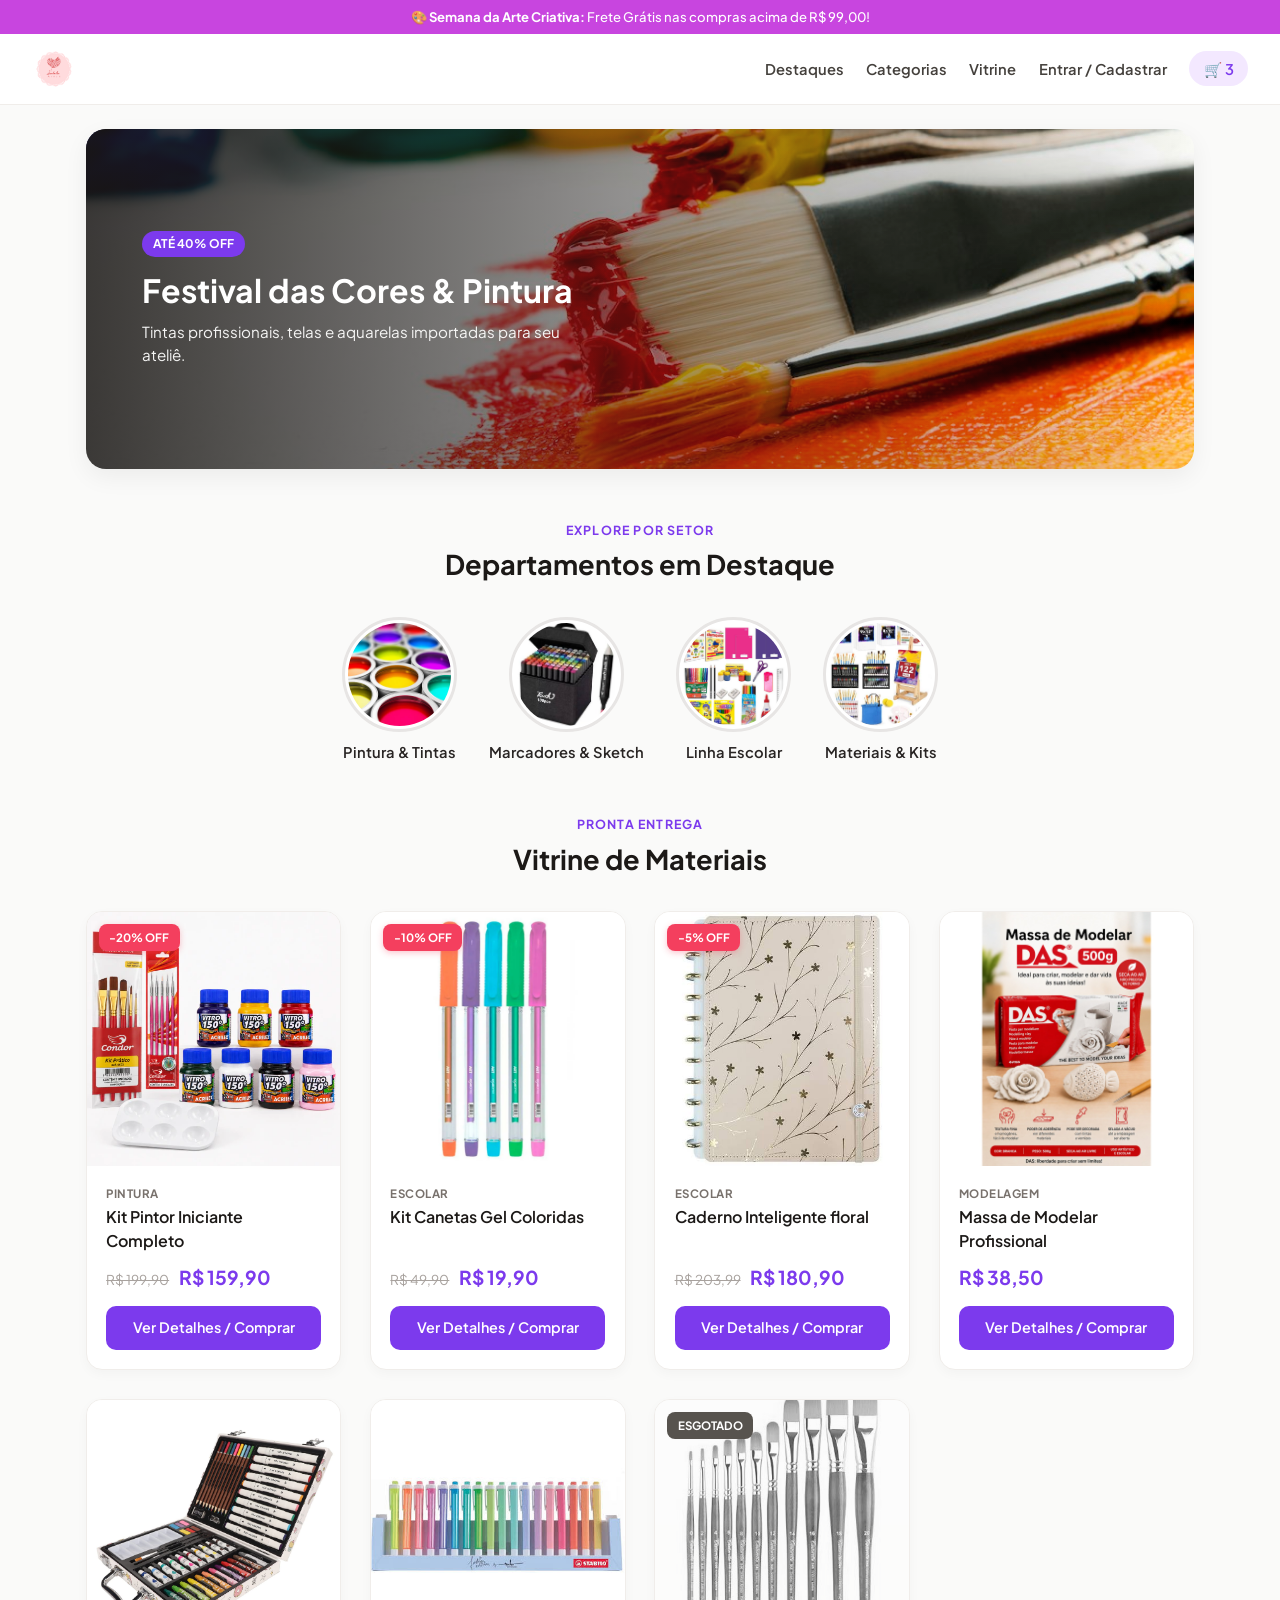
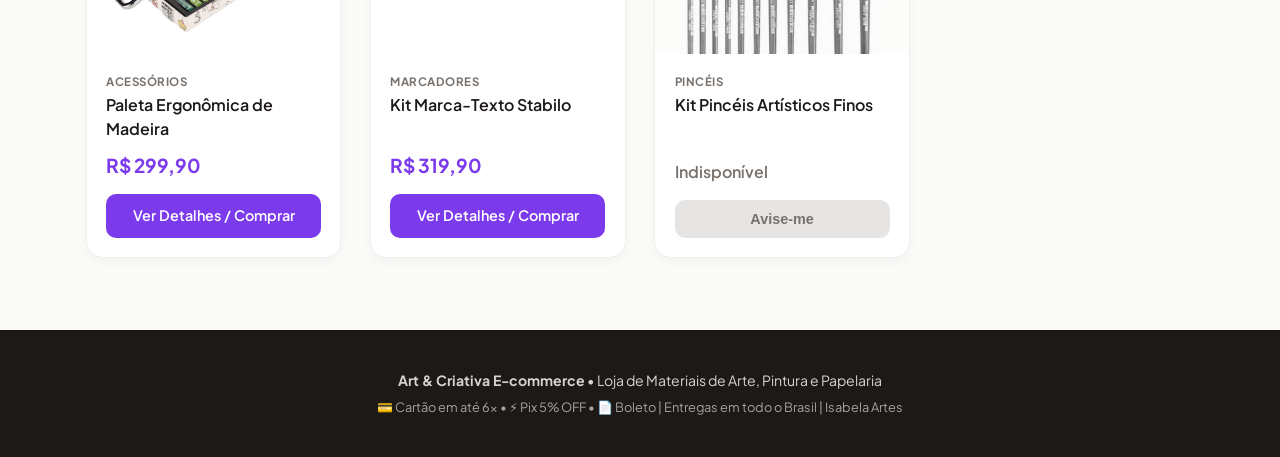
<file: index.html>
<!DOCTYPE html>
<html lang="pt-BR">
<head>
  <meta charset="UTF-8">
  <meta name="viewport" content="width=device-width, initial-scale=1.0">
  <title>Art & Criativa | Ateliê de Artes & Papelaria</title>
  <link rel="preconnect" href="https://fonts.googleapis.com">
  <link rel="preconnect" href="https://fonts.gstatic.com" crossorigin>
  <link href="https://fonts.googleapis.com/css2?family=Plus+Jakarta+Sans:wght@400;500;600;700&display=swap" rel="stylesheet">
  <link rel="stylesheet" href="style.css">
</head>
<body>

  <!-- BARRA DE ANÚNCIO -->
  <div class="top-announcement">🎨 <strong>Semana da Arte Criativa:</strong> Frete Grátis nas compras acima de R$ 99,00!</div>

  <!-- 1. IDENTIDADE VISUAL NO CABEÇALHO (<header>) -->
  <header class="header">
    <a href="index.html"><img src="fotos/logo da loja.png" alt="Logotipo Art & Criativa" class="logo" width="145" height="46"></a>
    <nav class="nav">
      <a href="index.html#promocoes">Destaques</a>
      <a href="index.html#categorias">Categorias</a>
      <a href="index.html#vitrine">Vitrine</a>
      <a href="cadastro.html">Entrar / Cadastrar</a>
      <a href="carrinho.html" class="cart">🛒 <span>3</span></a>
    </nav>
  </header>

  <main>
    <!-- 2. CARROSSEL DE BANNERS COM SCROLL-SNAP & <picture> -->
    <section class="hero" id="promocoes">
      <div class="carousel">
        <article class="slide">
          <picture>
            <source media="(max-width: 600px)" srcset="fotos/banner-aquarela.jpg">
            <img src="fotos/banner-aquarela.jpg" alt="Festival de Pintura e Aquarelas" width="1000" height="340">
          </picture>
          <div class="slide-txt">
            <span class="pill">Até 40% OFF</span>
            <h2>Festival das Cores & Pintura</h2>
            <p>Tintas profissionais, telas e aquarelas importadas para seu ateliê.</p>
          </div>
        </article>

        <article class="slide">
          <picture>
            <source media="(max-width: 600px)" srcset="fotos/banner-escolar.jpg">
            <img src="fotos/banner-escolar.jpg" alt="Volta às Aulas e Papelaria" width="1000" height="340">
          </picture>
          <div class="slide-txt">
            <span class="pill">Volta às Aulas</span>
            <h2>Papelaria & Desenho Criativo</h2>
            <p>Marcadores posca, canetas gel e materiais escolares completos.</p>
          </div>
        </article>

        <article class="slide">
          <picture>
            <source media="(max-width: 600px)" srcset="fotos/banner fundo.png">
            <img src="fotos/banner fundo.png" alt="Novidades do Ateliê Artístico" width="1000" height="340">
          </picture>
          <div class="slide-txt">
            <span class="pill">Ateliê</span>
            <h2>Espaço do Artista & Criação</h2>
            <p>Kits iniciantes, massas para escultura e paletas profissionais.</p>
          </div>
        </article>
      </div>
    </section>

    <!-- 3. NAVEGAÇÃO POR CATEGORIAS CIRCULARES (border-radius: 50%) -->
    <section class="categories" id="categorias">
      <div class="section-title">
        <span class="tagline">Explore por setor</span>
        <h2>Departamentos em Destaque</h2>
      </div>
      <div class="cat-grid">
        <a href="#vitrine" class="cat-card">
          <div class="circle"><img src="fotos/tintas circular.jpg" alt="Tintas e Pintura" width="110" height="110"></div>
          <span>Pintura & Tintas</span>
        </a>
        <a href="#vitrine" class="cat-card">
          <div class="circle"><img src="fotos/marcadores circular.jpg" alt="Desenho e Marcadores" width="110" height="110"></div>
          <span>Marcadores & Sketch</span>
        </a>
        <a href="#vitrine" class="cat-card">
          <div class="circle"><img src="fotos/kit escolar circular.jpg" alt="Material Escolar" width="110" height="110"></div>
          <span>Linha Escolar</span>
        </a>
        <a href="#vitrine" class="cat-card">
          <div class="circle"><img src="fotos/kit pintura circular.jpg" alt="Kits e Materiais Artísticos" width="110" height="110"></div>
          <span>Materiais & Kits</span>
        </a>
      </div>
    </section>

    <!-- 4 e 5. VITRINE DE PRODUTOS PADRONIZADA (3 EM PROMOÇÃO, 1 ESGOTADO) -->
    <section class="showcase" id="vitrine">
      <div class="section-title">
        <span class="tagline">Pronta Entrega</span>
        <h2>Vitrine de Materiais</h2>
      </div>

      <div class="products-grid">
        <!-- 1. EM PROMOÇÃO (-20%) -->
        <article class="product-card">
          <span class="badge sale">-20% OFF</span>
          <a href="produto.html" class="product-link">
            <figure class="thumb"><img src="fotos/Kit pintor iniciante.webp" alt="Kit Pintor Iniciante" loading="lazy" width="280" height="280"></figure>
          </a>
          <figcaption>
            <span class="prod-cat">Pintura</span>
            <h3><a href="produto.html">Kit Pintor Iniciante Completo</a></h3>
            <p class="price"><del>R$ 199,90</del> <strong>R$ 159,90</strong></p>
            <a href="produto.html" class="btn-action">Ver Detalhes / Comprar</a>
          </figcaption>
        </article>

        <!-- 2. EM PROMOÇÃO (-10%) -->
        <article class="product-card">
          <span class="badge sale">-10% OFF</span>
          <a href="produto.html" class="product-link">
            <figure class="thumb"><img src="fotos/canetas gel.webp" alt="Kit Canetas em Gel Coloridas" loading="lazy" width="280" height="280"></figure>
          </a>
          <figcaption>
            <span class="prod-cat">Escolar</span>
            <h3><a href="produto.html">Kit Canetas Gel Coloridas</a></h3>
            <p class="price"><del>R$ 49,90</del> <strong>R$ 19,90</strong></p>
            <a href="produto.html" class="btn-action">Ver Detalhes / Comprar</a>
          </figcaption>
        </article>

        <!-- 3. EM PROMOÇÃO (-5%) -->
        <article class="product-card">
          <span class="badge sale">-5% OFF</span>
          <a href="produto.html" class="product-link">
            <figure class="thumb"><img src="fotos/caderno1.jpg" alt="Caderno Inteligente" loading="lazy" width="280" height="280"></figure>
          </a>
          <figcaption>
            <span class="prod-cat">Escolar</span>
            <h3><a href="produto.html">Caderno Inteligente floral</a></h3>
            <p class="price"><del>R$ 203,99</del> <strong>R$ 180,90</strong></p>
            <a href="produto.html" class="btn-action">Ver Detalhes / Comprar</a>
          </figcaption>
        </article>

        <!-- 4. ESTOQUE NORMAL -->
        <article class="product-card">
          <a href="produto.html" class="product-link">
            <figure class="thumb"><img src="fotos/massa de modelar.jpg" alt="Massa de Modelar Artesanal" loading="lazy" width="280" height="280"></figure>
          </a>
          <figcaption>
            <span class="prod-cat">Modelagem</span>
            <h3><a href="produto.html">Massa de Modelar Profissional</a></h3>
            <p class="price"><strong>R$ 38,50</strong></p>
            <a href="produto.html" class="btn-action">Ver Detalhes / Comprar</a>
          </figcaption>
        </article>

        <!-- 5. ESTOQUE NORMAL -->
        <article class="product-card">
          <a href="produto.html" class="product-link">
            <figure class="thumb"><img src="fotos/paleta.jpg" alt="Paleta Tradicional de Pintura" loading="lazy" width="280" height="280"></figure>
          </a>
          <figcaption>
            <span class="prod-cat">Acessórios</span>
            <h3><a href="produto.html">Paleta Ergonômica de Madeira</a></h3>
            <p class="price"><strong>R$ 299,90</strong></p>
            <a href="produto.html" class="btn-action">Ver Detalhes / Comprar</a>
          </figcaption>
        </article>

        <!-- 6. ESTOQUE NORMAL -->
        <article class="product-card">
          <a href="produto.html" class="product-link">
            <figure class="thumb"><img src="fotos/marca texto.jpg" alt="Kit Marca-Texto Stabilo" loading="lazy" width="280" height="280"></figure>
          </a>
          <figcaption>
            <span class="prod-cat">Marcadores</span>
            <h3><a href="produto.html">Kit Marca-Texto Stabilo</a></h3>
            <p class="price"><strong>R$ 319,90</strong></p>
            <a href="produto.html" class="btn-action">Ver Detalhes / Comprar</a>
          </figcaption>
        </article>

        <!-- 7. PRODUTO ESGOTADO (Requisito 5) -->
        <article class="product-card soldout">
          <span class="badge out">ESGOTADO</span>
          <figure class="thumb">
            <img src="fotos/kit pincel.jpg" alt="Kit Pincéis Finos Esgotado" loading="lazy" width="280" height="280">
          </figure>
          <figcaption>
            <span class="prod-cat">Pincéis</span>
            <h3>Kit Pincéis Artísticos Finos</h3>
            <p class="price"><span class="out-txt">Indisponível</span></p>
            <button class="btn-action btn-out" disabled>Avise-me</button>
          </figcaption>
        </article>
      </div>
    </section>
  </main>

  <!-- RODAPÉ -->
  <footer class="footer">
    <p><strong>Art & Criativa E-commerce</strong> • Loja de Materiais de Arte, Pintura e Papelaria</p>
    <p class="footer-copy">💳 Cartão em até 6x • ⚡ Pix 5% OFF • 📄 Boleto | Entregas em todo o Brasil | Isabela Artes</p>
  </footer>

</body>
</html>
</file>
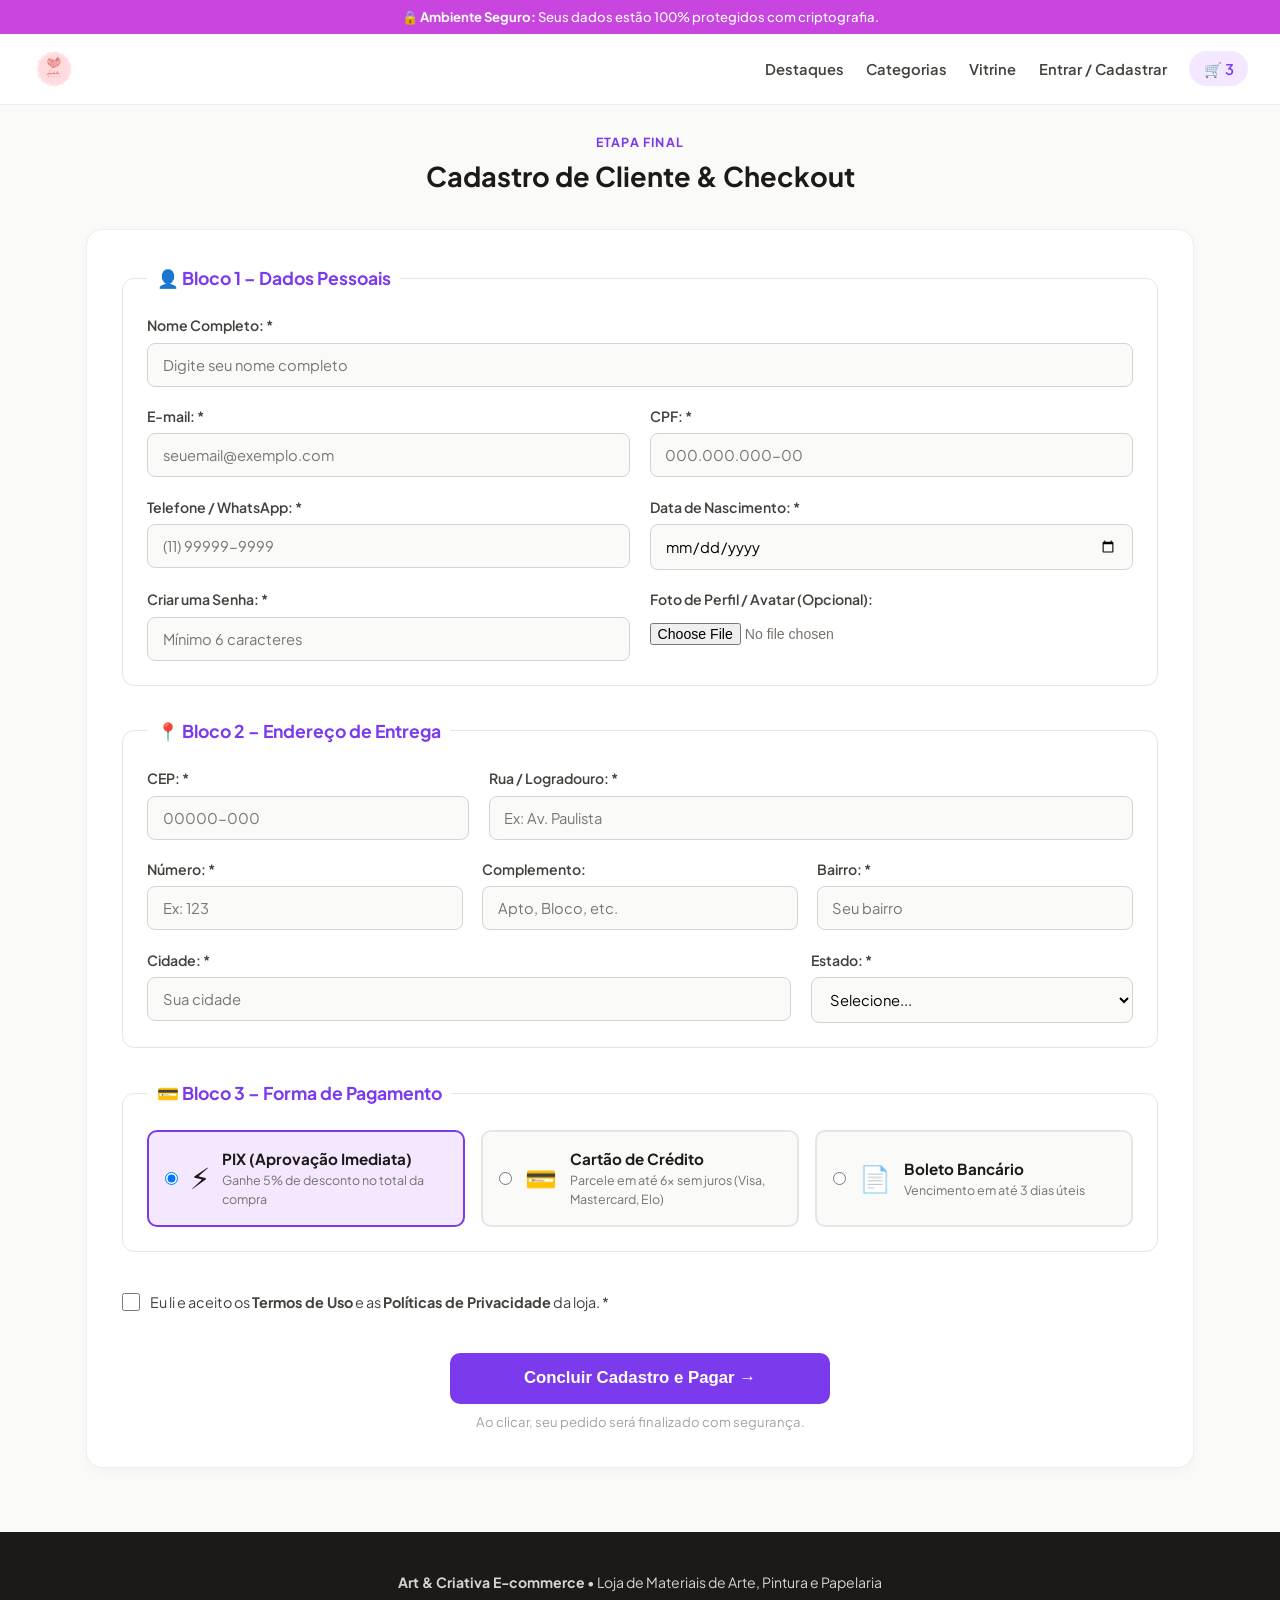
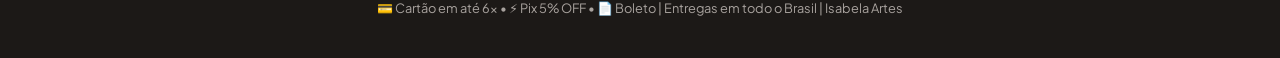
<file: cadastro.html>
<!DOCTYPE html>
<html lang="pt-BR">
<head>
  <meta charset="UTF-8">
  <meta name="viewport" content="width=device-width, initial-scale=1.0">
  <title>Cadastro & Checkout | Art & Criativa</title>
  <link rel="preconnect" href="https://fonts.googleapis.com">
  <link rel="preconnect" href="https://fonts.gstatic.com" crossorigin>
  <link href="https://fonts.googleapis.com/css2?family=Plus+Jakarta+Sans:wght@400;500;600;700&display=swap" rel="stylesheet">
  <link rel="stylesheet" href="style.css">
</head>
<body>

  <!-- BARRA DE ANÚNCIO -->
  <div class="top-announcement">🔒 <strong>Ambiente Seguro:</strong> Seus dados estão 100% protegidos com criptografia.</div>

  <!-- CABEÇALHO -->
  <header class="header">
    <a href="index.html"><img src="fotos/logo da loja.png" alt="Logotipo Art & Criativa" class="logo" width="145" height="46"></a>
    <nav class="nav">
      <a href="index.html#promocoes">Destaques</a>
      <a href="index.html#categorias">Categorias</a>
      <a href="index.html#vitrine">Vitrine</a>
      <a href="cadastro.html">Entrar / Cadastrar</a>
      <a href="carrinho.html" class="cart">🛒 <span>3</span></a>
    </nav>
  </header>

  <main class="page-container">
    <div class="section-title">
      <span class="tagline">Etapa Final</span>
      <h2>Cadastro de Cliente & Checkout</h2>
    </div>

    <!-- FORMULÁRIO SEMÂNTICO DE CADASTRO E PAGAMENTO -->
    <form class="checkout-form" action="#" method="POST">
      
      <!-- BLOCO 1: DADOS PESSOAIS -->
      <fieldset class="form-block">
        <legend>👤 Bloco 1 – Dados Pessoais</legend>

        <div class="form-row">
          <div class="form-group full-width">
            <label for="nome">Nome Completo: *</label>
            <input type="text" id="nome" name="nome" placeholder="Digite seu nome completo" required>
          </div>
        </div>

        <div class="form-row">
          <div class="form-group">
            <label for="email">E-mail: *</label>
            <input type="email" id="email" name="email" placeholder="seuemail@exemplo.com" required>
          </div>
          <div class="form-group">
            <label for="cpf">CPF: *</label>
            <input type="text" id="cpf" name="cpf" placeholder="000.000.000-00" pattern="\d{3}\.?\d{3}\.?\d{3}-?\d{2}" required>
          </div>
        </div>

        <div class="form-row">
          <div class="form-group">
            <label for="telefone">Telefone / WhatsApp: *</label>
            <input type="tel" id="telefone" name="telefone" placeholder="(11) 99999-9999" required>
          </div>
          <div class="form-group">
            <label for="nascimento">Data de Nascimento: *</label>
            <input type="date" id="nascimento" name="nascimento" required>
          </div>
        </div>

        <div class="form-row">
          <div class="form-group">
            <label for="senha">Criar uma Senha: *</label>
            <input type="password" id="senha" name="senha" minlength="6" placeholder="Mínimo 6 caracteres" required>
          </div>
          <div class="form-group">
            <label for="avatar">Foto de Perfil / Avatar (Opcional):</label>
            <input type="file" id="avatar" name="avatar" accept="image/*">
          </div>
        </div>
      </fieldset>

      <!-- BLOCO 2: ENDEREÇO DE ENTREGA -->
      <fieldset class="form-block">
        <legend>📍 Bloco 2 – Endereço de Entrega</legend>

        <div class="form-row">
          <div class="form-group">
            <label for="cep">CEP: *</label>
            <input type="text" id="cep" name="cep" placeholder="00000-000" required>
          </div>
          <div class="form-group two-thirds">
            <label for="rua">Rua / Logradouro: *</label>
            <input type="text" id="rua" name="rua" placeholder="Ex: Av. Paulista" required>
          </div>
        </div>

        <div class="form-row">
          <div class="form-group">
            <label for="numero">Número: *</label>
            <input type="text" id="numero" name="numero" placeholder="Ex: 123" required>
          </div>
          <div class="form-group">
            <label for="complemento">Complemento:</label>
            <input type="text" id="complemento" name="complemento" placeholder="Apto, Bloco, etc.">
          </div>
          <div class="form-group">
            <label for="bairro">Bairro: *</label>
            <input type="text" id="bairro" name="bairro" placeholder="Seu bairro" required>
          </div>
        </div>

        <div class="form-row">
          <div class="form-group two-thirds">
            <label for="cidade">Cidade: *</label>
            <input type="text" id="cidade" name="cidade" placeholder="Sua cidade" required>
          </div>
          <div class="form-group">
            <label for="estado">Estado: *</label>
            <select id="estado" name="estado" required>
              <option value="">Selecione...</option>
              <option value="SP">São Paulo (SP)</option>
              <option value="RJ">Rio de Janeiro (RJ)</option>
              <option value="MG">Minas Gerais (MG)</option>
              <option value="PR">Paraná (PR)</option>
              <option value="RS">Rio Grande do Sul (RS)</option>
              <option value="outro">Outro Estado</option>
            </select>
          </div>
        </div>
      </fieldset>

      <!-- BLOCO 3: FORMA DE PAGAMENTO -->
      <fieldset class="form-block">
        <legend>💳 Bloco 3 – Forma de Pagamento</legend>

        <div class="payment-options">
          <label class="radio-card" for="pix">
            <input type="radio" id="pix" name="pagamento" value="pix" checked>
            <span class="radio-icon">⚡</span>
            <div class="radio-info">
              <strong>PIX (Aprovação Imediata)</strong>
              <small>Ganhe 5% de desconto no total da compra</small>
            </div>
          </label>

          <label class="radio-card" for="cartao">
            <input type="radio" id="cartao" name="pagamento" value="cartao">
            <span class="radio-icon">💳</span>
            <div class="radio-info">
              <strong>Cartão de Crédito</strong>
              <small>Parcele em até 6x sem juros (Visa, Mastercard, Elo)</small>
            </div>
          </label>

          <label class="radio-card" for="boleto">
            <input type="radio" id="boleto" name="pagamento" value="boleto">
            <span class="radio-icon">📄</span>
            <div class="radio-info">
              <strong>Boleto Bancário</strong>
              <small>Vencimento em até 3 dias úteis</small>
            </div>
          </label>
        </div>
      </fieldset>

      <!-- TERMOS DE USO & BOTÃO DE ENVIO -->
      <div class="terms-group">
        <label for="termos" class="checkbox-label">
          <input type="checkbox" id="termos" name="termos" required>
          <span>Eu li e aceito os <strong>Termos de Uso</strong> e as <strong>Políticas de Privacidade</strong> da loja. *</span>
        </label>
      </div>

      <div class="submit-box">
        <button type="submit" class="btn-action btn-submit-checkout">Concluir Cadastro e Pagar &rarr;</button>
        <p class="submit-note">Ao clicar, seu pedido será finalizado com segurança.</p>
      </div>

    </form>
  </main>

  <!-- RODAPÉ -->
  <footer class="footer">
    <p><strong>Art & Criativa E-commerce</strong> • Loja de Materiais de Arte, Pintura e Papelaria</p>
    <p class="footer-copy">💳 Cartão em até 6x • ⚡ Pix 5% OFF • 📄 Boleto | Entregas em todo o Brasil | Isabela Artes</p>
  </footer>

</body>
</html>
</file>
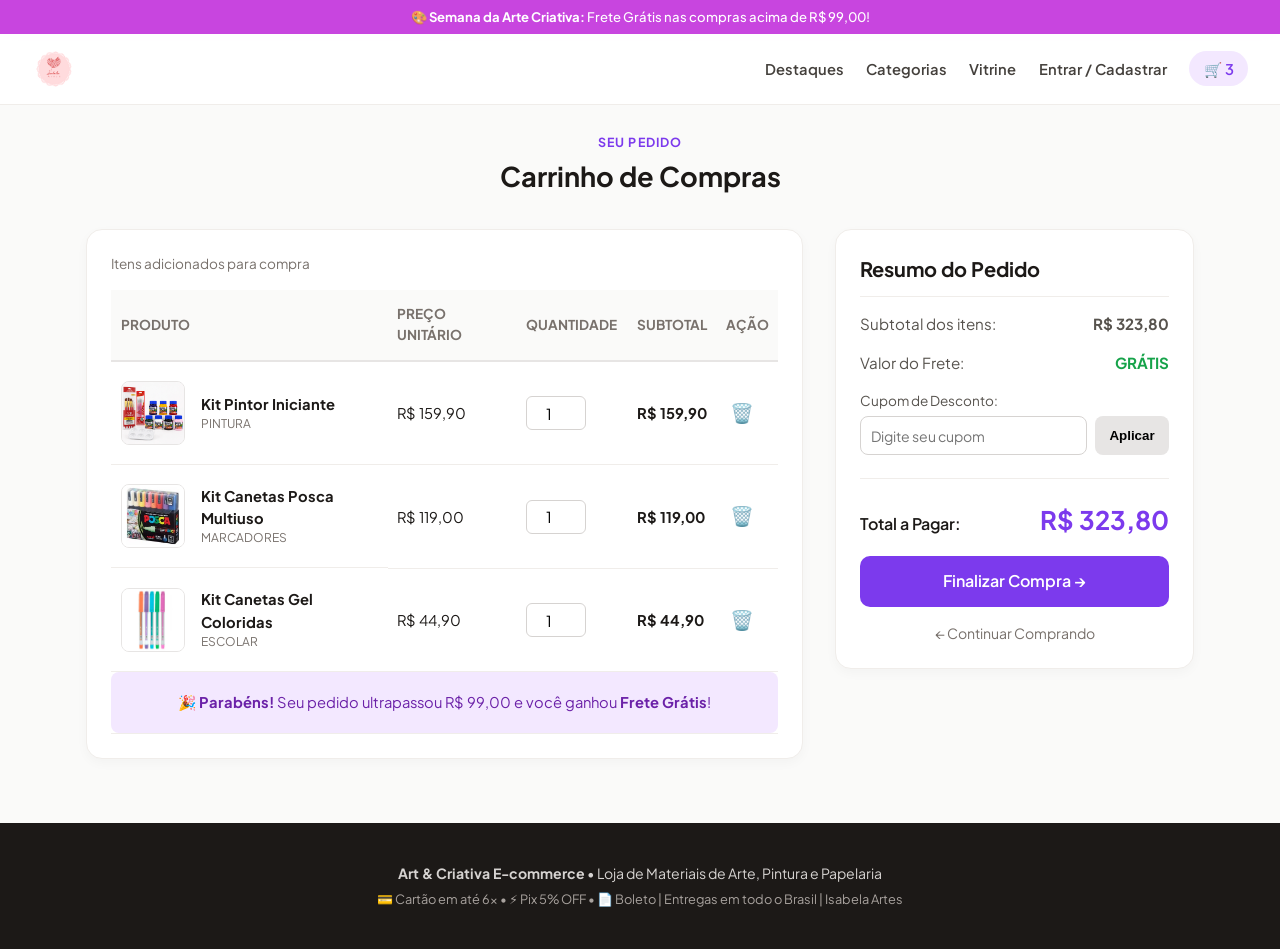
<file: carrinho.html>
<!DOCTYPE html>
<html lang="pt-BR">
<head>
  <meta charset="UTF-8">
  <meta name="viewport" content="width=device-width, initial-scale=1.0">
  <title>Carrinho de Compras | Art & Criativa</title>
  <link rel="preconnect" href="https://fonts.googleapis.com">
  <link rel="preconnect" href="https://fonts.gstatic.com" crossorigin>
  <link href="https://fonts.googleapis.com/css2?family=Plus+Jakarta+Sans:wght@400;500;600;700&display=swap" rel="stylesheet">
  <link rel="stylesheet" href="style.css">
</head>
<body>

  <!-- BARRA DE ANÚNCIO -->
  <div class="top-announcement">🎨 <strong>Semana da Arte Criativa:</strong> Frete Grátis nas compras acima de R$ 99,00!</div>

  <!-- CABEÇALHO -->
  <header class="header">
    <a href="index.html"><img src="fotos/logo da loja.png" alt="Logotipo Art & Criativa" class="logo" width="145" height="46"></a>
    <nav class="nav">
      <a href="index.html#promocoes">Destaques</a>
      <a href="index.html#categorias">Categorias</a>
      <a href="index.html#vitrine">Vitrine</a>
      <a href="cadastro.html">Entrar / Cadastrar</a>
      <a href="carrinho.html" class="cart">🛒 <span>3</span></a>
    </nav>
  </header>

  <main class="page-container">
    <div class="section-title">
      <span class="tagline">Seu Pedido</span>
      <h2>Carrinho de Compras</h2>
    </div>

    <div class="cart-layout">
      <!-- 1. TABELA COMPLETA DE PRODUTOS -->
      <section class="cart-table-wrapper">
        <table class="cart-table">
          <caption>Itens adicionados para compra</caption>
          <thead>
            <tr>
              <th scope="col">Produto</th>
              <th scope="col">Preço Unitário</th>
              <th scope="col">Quantidade</th>
              <th scope="col">Subtotal</th>
              <th scope="col">Ação</th>
            </tr>
          </thead>
          <tbody>
            <!-- ITEM 1 -->
            <tr>
              <td class="cart-product-cell">
                <img src="fotos/Kit pintor iniciante.webp" alt="Kit Pintor Iniciante" class="cart-thumb">
                <div>
                  <strong>Kit Pintor Iniciante</strong>
                  <span class="cart-cat">Pintura</span>
                </div>
              </td>
              <td>R$ 159,90</td>
              <td>
                <input type="number" min="1" value="1" class="qty-input" aria-label="Quantidade Kit Pintor">
              </td>
              <td><strong>R$ 159,90</strong></td>
              <td><button type="button" class="btn-remove" title="Remover item">🗑️</button></td>
            </tr>

            <!-- ITEM 2 -->
            <tr>
              <td class="cart-product-cell">
                <img src="fotos/kit posca.jpg" alt="Kit Canetas Posca" class="cart-thumb">
                <div>
                  <strong>Kit Canetas Posca Multiuso</strong>
                  <span class="cart-cat">Marcadores</span>
                </div>
              </td>
              <td>R$ 119,00</td>
              <td>
                <input type="number" min="1" value="1" class="qty-input" aria-label="Quantidade Canetas Posca">
              </td>
              <td><strong>R$ 119,00</strong></td>
              <td><button type="button" class="btn-remove" title="Remover item">🗑️</button></td>
            </tr>

            <!-- ITEM 3 -->
            <tr>
              <td class="cart-product-cell">
                <img src="fotos/canetas gel.webp" alt="Kit Canetas Gel Coloridas" class="cart-thumb">
                <div>
                  <strong>Kit Canetas Gel Coloridas</strong>
                  <span class="cart-cat">Escolar</span>
                </div>
              </td>
              <td>R$ 44,90</td>
              <td>
                <input type="number" min="1" value="1" class="qty-input" aria-label="Quantidade Canetas Gel">
              </td>
              <td><strong>R$ 44,90</strong></td>
              <td><button type="button" class="btn-remove" title="Remover item">🗑️</button></td>
            </tr>
          </tbody>
          <tfoot>
            <tr>
              <td colspan="5" class="tfoot-notice">
                🎉 <strong>Parabéns!</strong> Seu pedido ultrapassou R$ 99,00 e você ganhou <strong>Frete Grátis</strong>!
              </td>
            </tr>
          </tfoot>
        </table>
      </section>

      <!-- 2. CARD LATERAL DE RESUMO DO PEDIDO -->
      <aside class="order-summary">
        <h3>Resumo do Pedido</h3>
        
        <div class="summary-line">
          <span>Subtotal dos itens:</span>
          <strong>R$ 323,80</strong>
        </div>
        
        <div class="summary-line">
          <span>Valor do Frete:</span>
          <strong class="free-shipping">GRÁTIS</strong>
        </div>

        <div class="coupon-box">
          <label for="cupom">Cupom de Desconto:</label>
          <div class="coupon-inputs">
            <input type="text" id="cupom" placeholder="Digite seu cupom">
            <button type="button" class="btn-coupon">Aplicar</button>
          </div>
        </div>

        <hr class="summary-divider">

        <div class="summary-total">
          <span>Total a Pagar:</span>
          <strong class="total-price">R$ 323,80</strong>
        </div>

        <a href="cadastro.html" class="btn-action btn-checkout">Finalizar Compra &rarr;</a>
        <a href="index.html" class="btn-continue-shopping">&larr; Continuar Comprando</a>
      </aside>
    </div>
  </main>

  <!-- RODAPÉ -->
  <footer class="footer">
    <p><strong>Art & Criativa E-commerce</strong> • Loja de Materiais de Arte, Pintura e Papelaria</p>
    <p class="footer-copy">💳 Cartão em até 6x • ⚡ Pix 5% OFF • 📄 Boleto | Entregas em todo o Brasil | Isabela Artes</p>
  </footer>

</body>
</html>
</file>
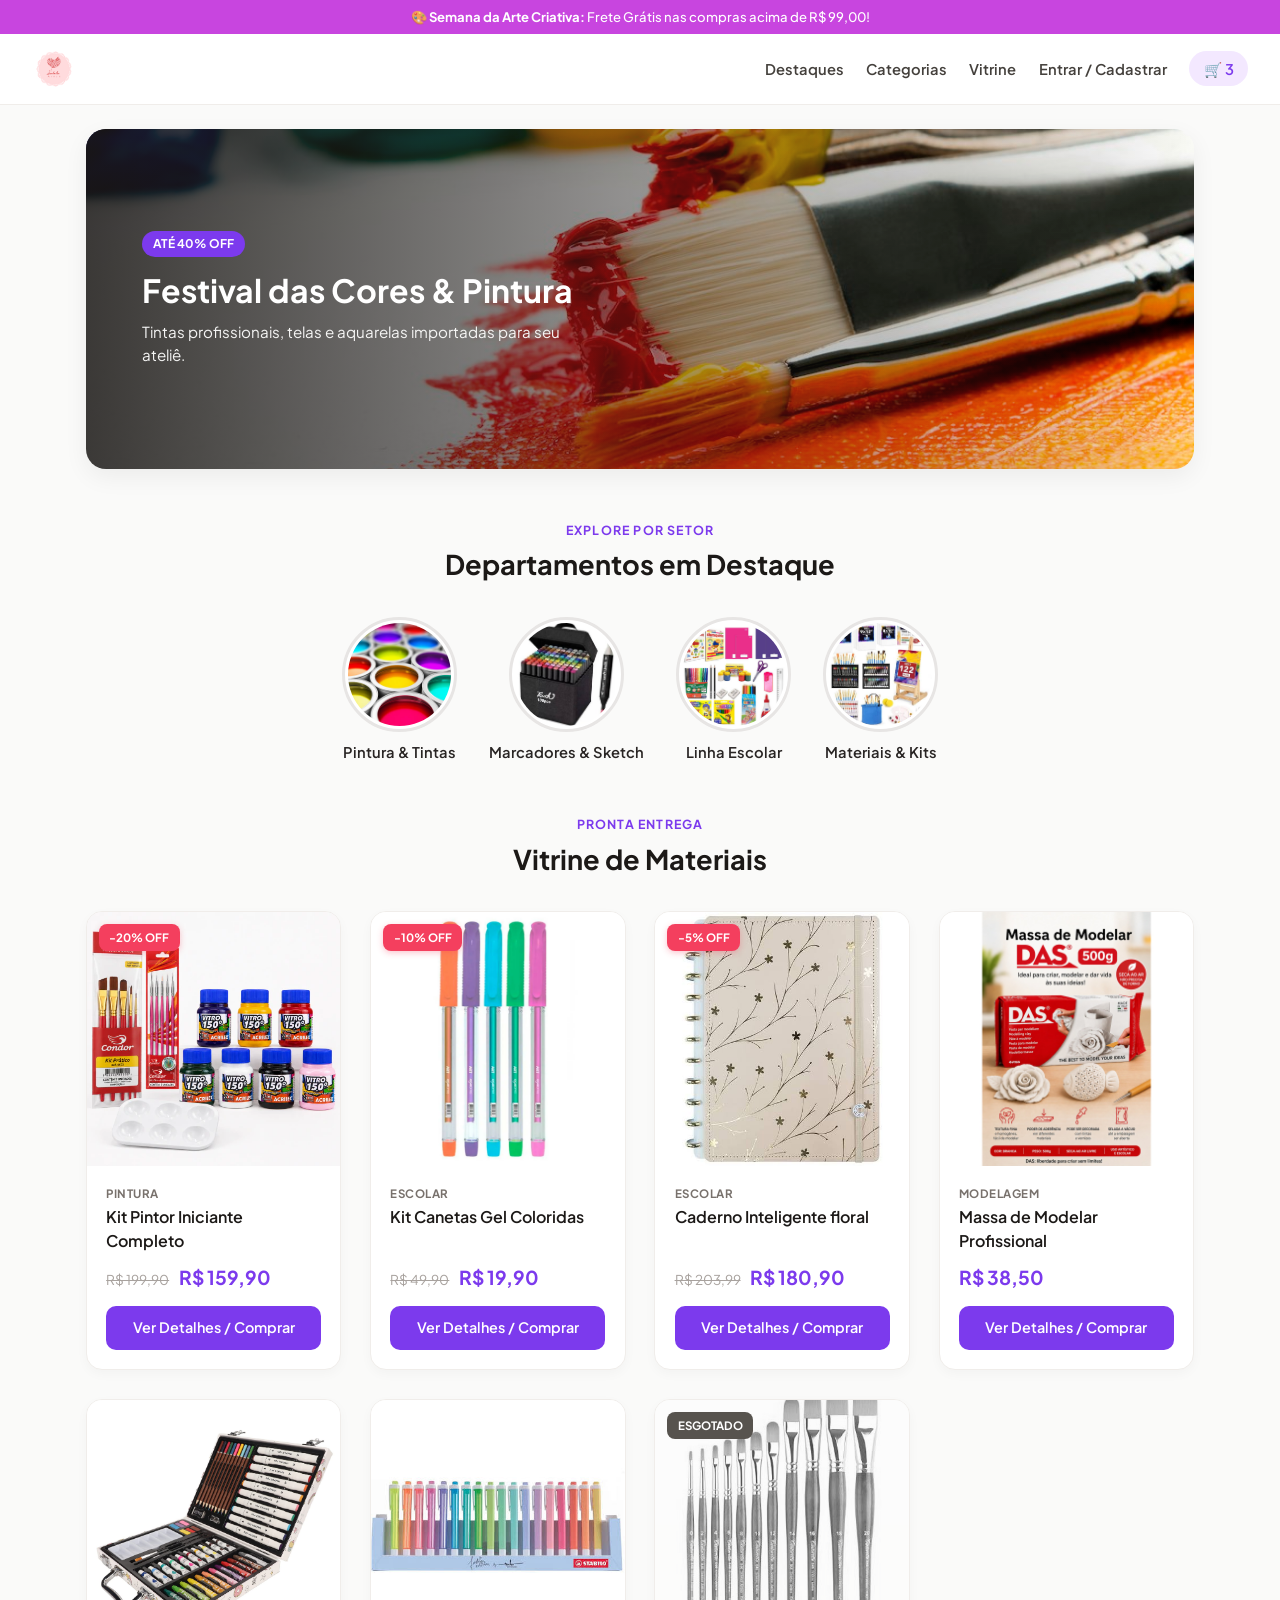
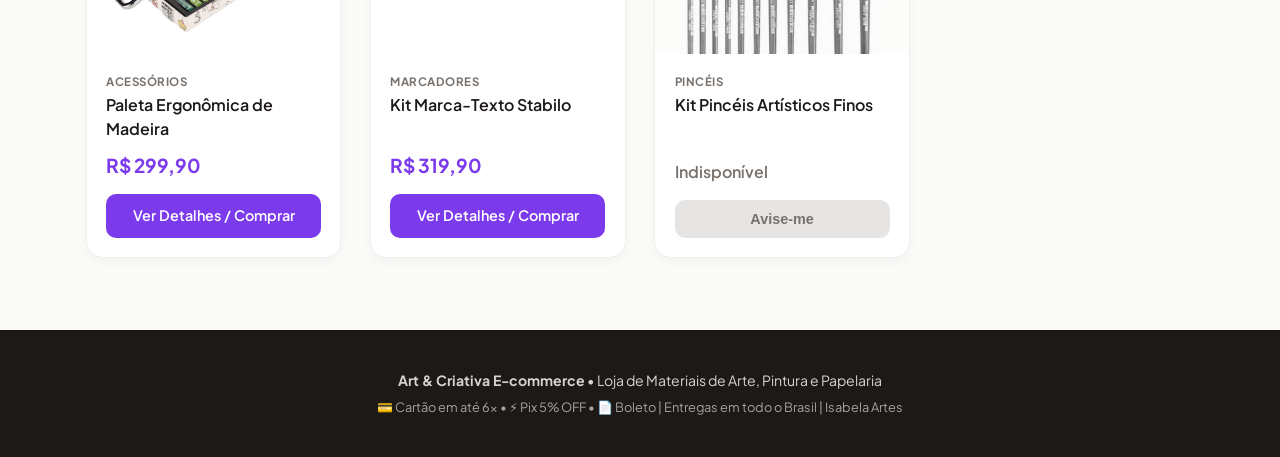
<file: index certo.html>
<!DOCTYPE html>
<html lang="pt-BR">
<head>
  <meta charset="UTF-8">
  <meta name="viewport" content="width=device-width, initial-scale=1.0">
  <title>Art & Criativa | Ateliê de Artes & Papelaria</title>
  <link rel="preconnect" href="https://fonts.googleapis.com">
  <link rel="preconnect" href="https://fonts.gstatic.com" crossorigin>
  <link href="https://fonts.googleapis.com/css2?family=Plus+Jakarta+Sans:wght@400;500;600;700&display=swap" rel="stylesheet">
  <link rel="stylesheet" href="style certo.css">
</head>
<body>

  <!-- BARRA DE ANÚNCIO -->
  <div class="top-announcement">🎨 <strong>Semana da Arte Criativa:</strong> Frete Grátis nas compras acima de R$ 99,00!</div>

  <!-- 1. IDENTIDADE VISUAL NO CABEÇALHO (<header>) -->
  <header class="header">
    <a href="index certo.html"><img src="fotos/logo da loja.png" alt="Logotipo Art & Criativa" class="logo" width="145" height="46"></a>
    <nav class="nav">
      <a href="index certo.html#promocoes">Destaques</a>
      <a href="index certo.html#categorias">Categorias</a>
      <a href="index certo.html#vitrine">Vitrine</a>
      <a href="cadastro.html">Entrar / Cadastrar</a>
      <a href="carrinho.html" class="cart">🛒 <span>3</span></a>
    </nav>
  </header>

  <main>
    <!-- 2. CARROSSEL DE BANNERS COM SCROLL-SNAP & <picture> -->
    <section class="hero" id="promocoes">
      <div class="carousel">
        <article class="slide">
          <picture>
            <source media="(max-width: 600px)" srcset="fotos/banner-aquarela.jpg">
            <img src="fotos/banner-aquarela.jpg" alt="Festival de Pintura e Aquarelas" width="1000" height="340">
          </picture>
          <div class="slide-txt">
            <span class="pill">Até 40% OFF</span>
            <h2>Festival das Cores & Pintura</h2>
            <p>Tintas profissionais, telas e aquarelas importadas para seu ateliê.</p>
          </div>
        </article>

        <article class="slide">
          <picture>
            <source media="(max-width: 600px)" srcset="fotos/banner-escolar.jpg">
            <img src="fotos/banner-escolar.jpg" alt="Volta às Aulas e Papelaria" width="1000" height="340">
          </picture>
          <div class="slide-txt">
            <span class="pill">Volta às Aulas</span>
            <h2>Papelaria & Desenho Criativo</h2>
            <p>Marcadores posca, canetas gel e materiais escolares completos.</p>
          </div>
        </article>

        <article class="slide">
          <picture>
            <source media="(max-width: 600px)" srcset="fotos/banner fundo.png">
            <img src="fotos/banner fundo.png" alt="Novidades do Ateliê Artístico" width="1000" height="340">
          </picture>
          <div class="slide-txt">
            <span class="pill">Ateliê</span>
            <h2>Espaço do Artista & Criação</h2>
            <p>Kits iniciantes, massas para escultura e paletas profissionais.</p>
          </div>
        </article>
      </div>
    </section>

    <!-- 3. NAVEGAÇÃO POR CATEGORIAS CIRCULARES (border-radius: 50%) -->
    <section class="categories" id="categorias">
      <div class="section-title">
        <span class="tagline">Explore por setor</span>
        <h2>Departamentos em Destaque</h2>
      </div>
      <div class="cat-grid">
        <a href="#vitrine" class="cat-card">
          <div class="circle"><img src="fotos/tintas circular.jpg" alt="Tintas e Pintura" width="110" height="110"></div>
          <span>Pintura & Tintas</span>
        </a>
        <a href="#vitrine" class="cat-card">
          <div class="circle"><img src="fotos/marcadores circular.jpg" alt="Desenho e Marcadores" width="110" height="110"></div>
          <span>Marcadores & Sketch</span>
        </a>
        <a href="#vitrine" class="cat-card">
          <div class="circle"><img src="fotos/kit escolar circular.jpg" alt="Material Escolar" width="110" height="110"></div>
          <span>Linha Escolar</span>
        </a>
        <a href="#vitrine" class="cat-card">
          <div class="circle"><img src="fotos/kit pintura circular.jpg" alt="Kits e Materiais Artísticos" width="110" height="110"></div>
          <span>Materiais & Kits</span>
        </a>
      </div>
    </section>

    <!-- 4 e 5. VITRINE DE PRODUTOS PADRONIZADA (3 EM PROMOÇÃO, 1 ESGOTADO) -->
    <section class="showcase" id="vitrine">
      <div class="section-title">
        <span class="tagline">Pronta Entrega</span>
        <h2>Vitrine de Materiais</h2>
      </div>

      <div class="products-grid">
        <!-- 1. EM PROMOÇÃO (-20%) -->
        <article class="product-card">
          <span class="badge sale">-20% OFF</span>
          <a href="produto.html" class="product-link">
            <figure class="thumb"><img src="fotos/Kit pintor iniciante.webp" alt="Kit Pintor Iniciante" loading="lazy" width="280" height="280"></figure>
          </a>
          <figcaption>
            <span class="prod-cat">Pintura</span>
            <h3><a href="produto.html">Kit Pintor Iniciante Completo</a></h3>
            <p class="price"><del>R$ 199,90</del> <strong>R$ 159,90</strong></p>
            <a href="produto.html" class="btn-action">Ver Detalhes / Comprar</a>
          </figcaption>
        </article>

        <!-- 3. EM PROMOÇÃO (-10%) -->
        <article class="product-card">
          <span class="badge sale">-10% OFF</span>
          <a href="produto.html" class="product-link">
            <figure class="thumb"><img src="fotos/canetas gel.webp" alt="Kit Canetas em Gel Coloridas" loading="lazy" width="280" height="280"></figure>
          </a>
          <figcaption>
            <span class="prod-cat">Escolar</span>
            <h3><a href="produto.html">Kit Canetas Gel Coloridas</a></h3>
            <p class="price"><del>R$ 49,90</del> <strong>R$ 19,90</strong></p>
            <a href="produto.html" class="btn-action">Ver Detalhes / Comprar</a>
          </figcaption>
        </article>

         <article class="product-card">
          <span class="badge sale">-5% OFF</span>
          <a href="produto.html" class="product-link">
            <figure class="thumb"><img src="fotos/caderno1.jpg" alt="Caderno Inteligente" loading="lazy" width="280" height="280"></figure>
          </a>
          <figcaption>
            <span class="prod-cat">Escolar</span>
            <h3><a href="produto.html">Caderno Inteligente floral</a></h3>
            <p class="price"><del>R$ 203,99</del> <strong>R$ 180,90</strong></p>
            <a href="produto.html" class="btn-action">Ver Detalhes / Comprar</a>
          </figcaption>
        </article>

        <!-- 4. ESTOQUE NORMAL -->
        <article class="product-card">
          <a href="produto.html" class="product-link">
            <figure class="thumb"><img src="fotos/massa de modelar.jpg" alt="Massa de Modelar Artesanal" loading="lazy" width="280" height="280"></figure>
          </a>
          <figcaption>
            <span class="prod-cat">Modelagem</span>
            <h3><a href="produto.html">Massa de Modelar Profissional</a></h3>
            <p class="price"><strong>R$ 38,50</strong></p>
            <a href="produto.html" class="btn-action">Ver Detalhes / Comprar</a>
          </figcaption>
        </article>

        <!-- 5. ESTOQUE NORMAL -->
        <article class="product-card">
          <a href="produto.html" class="product-link">
            <figure class="thumb"><img src="fotos/paleta.jpg" alt="Paleta Tradicional de Pintura" loading="lazy" width="280" height="280"></figure>
          </a>
          <figcaption>
            <span class="prod-cat">Acessórios</span>
            <h3><a href="produto.html">Paleta Ergonômica de Madeira</a></h3>
            <p class="price"><strong>R$ 299,90</strong></p>
            <a href="produto.html" class="btn-action">Ver Detalhes / Comprar</a>
          </figcaption>
        </article>

         <article class="product-card">
          <a href="produto.html" class="product-link">
            <figure class="thumb"><img src="fotos/marca texto.jpg" alt="Paleta Tradicional de Pintura" loading="lazy" width="280" height="280"></figure>
          </a>
          <figcaption>
            <span class="prod-cat">Marcadores</span>
            <h3><a href="produto.html">Kit Marca-Texto Stabilo</a></h3>
            <p class="price"><strong>R$ 319,90</strong></p>
            <a href="produto.html" class="btn-action">Ver Detalhes / Comprar</a>
          </figcaption>
        </article>

        <!-- 6. PRODUTO ESGOTADO (Requisito 5) -->
        <article class="product-card soldout">
          <span class="badge out">ESGOTADO</span>
          <figure class="thumb"><img src="fotos/kit pincel.jpg" alt="Kit Pincéis Finos Esgotado" loading="lazy" width="280" height="280"></figure>
          <figcaption>
            <span class="prod-cat">Pincéis</span>
            <h3>Kit Pincéis Artísticos Finos</h3>
            <p class="price"><span class="out-txt">Indisponível</span></p>
            <button class="btn-action btn-out" disabled>Avise-me</button>
          </figcaption>
        </article>
      </div>
    </section>
  </main>

  <!-- RODAPÉ -->
  <footer class="footer">
    <p><strong>Art & Criativa E-commerce</strong> • Loja de Materiais de Arte, Pintura e Papelaria</p>
    <p class="footer-copy">💳 Cartão em até 6x • ⚡ Pix 5% OFF • 📄 Boleto | Entregas em todo o Brasil | Isabela Artes</p>
  </footer>

</body>
</html>
</file>
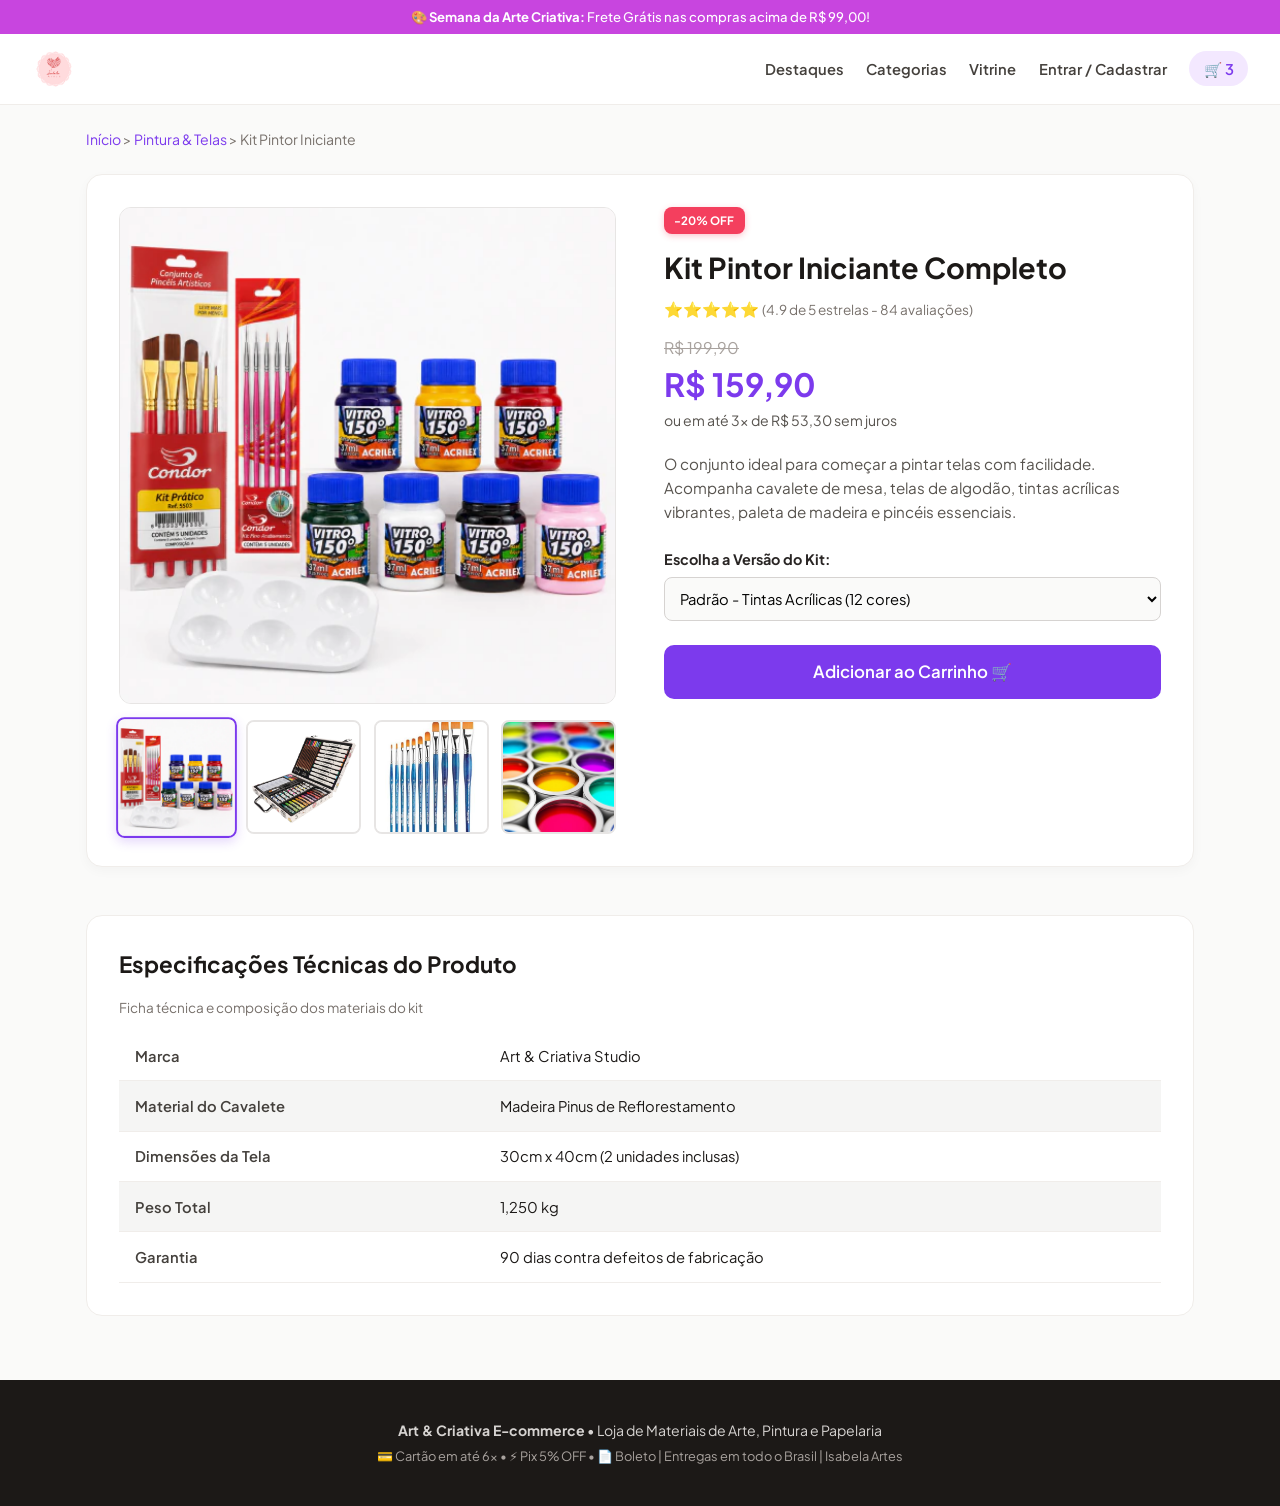
<file: produto.html>
<!DOCTYPE html>
<html lang="pt-BR">
<head>
  <meta charset="UTF-8">
  <meta name="viewport" content="width=device-width, initial-scale=1.0">
  <title>Kit Pintor Iniciante | Art & Criativa</title>
  <link rel="preconnect" href="https://fonts.googleapis.com">
  <link rel="preconnect" href="https://fonts.gstatic.com" crossorigin>
  <link href="https://fonts.googleapis.com/css2?family=Plus+Jakarta+Sans:wght@400;500;600;700&display=swap" rel="stylesheet">
  <link rel="stylesheet" href="style.css">
</head>
<body>

  <!-- BARRA DE ANÚNCIO -->
  <div class="top-announcement">🎨 <strong>Semana da Arte Criativa:</strong> Frete Grátis nas compras acima de R$ 99,00!</div>

  <!-- CABEÇALHO -->
  <header class="header">
    <a href="index.html"><img src="fotos/logo da loja.png" alt="Logotipo Art & Criativa" class="logo" width="145" height="46"></a>
    <nav class="nav">
      <a href="index.html#promocoes">Destaques</a>
      <a href="index.html#categorias">Categorias</a>
      <a href="index.html#vitrine">Vitrine</a>
      <a href="cadastro.html">Entrar / Cadastrar</a>
      <a href="carrinho.html" class="cart">🛒 <span>3</span></a>
    </nav>
  </header>

  <main class="page-container">
    <!-- TRILHA DE NAVEGAÇÃO (BREADCRUMB) -->
    <nav class="breadcrumb" aria-label="Navegação estrutural">
      <a href="index.html">Início</a> &gt; 
      <a href="index.html#categorias">Pintura & Telas</a> &gt; 
      <span>Kit Pintor Iniciante</span>
    </nav>

    <!-- DETALHES DO PRODUTO: 2 COLUNAS -->
    <section class="product-details">
      <!-- COLUNA DA ESQUERDA: GALERIA DE FOTOS -->
      <div class="gallery">
        <div class="main-image">
          <img src="fotos/Kit pintor iniciante.webp" alt="Foto principal do Kit Pintor Iniciante" id="foto-principal">
        </div>
        <div class="thumbnails">
          <img src="fotos/Kit pintor iniciante.webp" alt="Miniatura 1 - Visão geral do kit" class="thumb-item active">
          <img src="fotos/paleta.jpg" alt="Miniatura 2 - Detalhe da paleta de mistura" class="thumb-item">
          <img src="fotos/kit pincel.jpg" alt="Miniatura 3 - Conjunto de pincéis" class="thumb-item">
          <img src="fotos/tintas circular.jpg" alt="Miniatura 4 - Tubos de tinta acrílica" class="thumb-item">
        </div>
      </div>

      <!-- COLUNA DA DIREITA: INFORMAÇÕES DE COMPRA -->
      <div class="product-order-info">
        <span class="badge sale">-20% OFF</span>
        <h1>Kit Pintor Iniciante Completo</h1>
        <div class="rating">⭐⭐⭐⭐⭐ <span>(4.9 de 5 estrelas - 84 avaliações)</span></div>
        
        <div class="price-box">
          <del>R$ 199,90</del>
          <strong class="current-price">R$ 159,90</strong>
          <span class="installments">ou em até 3x de R$ 53,30 sem juros</span>
        </div>

        <p class="product-desc">
          O conjunto ideal para começar a pintar telas com facilidade. Acompanha cavalete de mesa, telas de algodão, tintas acrílicas vibrantes, paleta de madeira e pincéis essenciais.
        </p>

        <!-- SELETORES DE OPÇÃO -->
        <div class="options-group">
          <label for="opcao-versao"><strong>Escolha a Versão do Kit:</strong></label>
          <select id="opcao-versao">
            <option value="padrao">Padrão - Tintas Acrílicas (12 cores)</option>
            <option value="aquarela">Especial - Tintas Aquarela (16 cores)</option>
            <option value="premium">Premium - Tintas Óleo + Bloco Canson</option>
          </select>
        </div>

        <!-- BOTÃO PARA O CARRINHO -->
        <a href="carrinho.html" class="btn-action btn-add-cart">Adicionar ao Carrinho 🛒</a>
      </div>
    </section>

    <!-- TABELA SEMÂNTICA DE ESPECIFICAÇÕES TÉCNICAS (ZEBRADA) -->
    <section class="tech-specs">
      <h2>Especificações Técnicas do Produto</h2>
      <table class="specs-table">
        <caption>Ficha técnica e composição dos materiais do kit</caption>
        <tbody>
          <tr>
            <th scope="row">Marca</th>
            <td>Art & Criativa Studio</td>
          </tr>
          <tr>
            <th scope="row">Material do Cavalete</th>
            <td>Madeira Pinus de Reflorestamento</td>
          </tr>
          <tr>
            <th scope="row">Dimensões da Tela</th>
            <td>30cm x 40cm (2 unidades inclusas)</td>
          </tr>
          <tr>
            <th scope="row">Peso Total</th>
            <td>1,250 kg</td>
          </tr>
          <tr>
            <th scope="row">Garantia</th>
            <td>90 dias contra defeitos de fabricação</td>
          </tr>
        </tbody>
      </table>
    </section>
  </main>

  <!-- RODAPÉ -->
  <footer class="footer">
    <p><strong>Art & Criativa E-commerce</strong> • Loja de Materiais de Arte, Pintura e Papelaria</p>
    <p class="footer-copy">💳 Cartão em até 6x • ⚡ Pix 5% OFF • 📄 Boleto | Entregas em todo o Brasil | Isabela Artes</p>
  </footer>

</body>
</html>
</file>
<file: style.css>
*{
  margin: 0;
  padding: 0;
  box-sizing: border-box;
}
body {
  font-family: "Plus Jakarta Sans", system-ui, sans-serif;
  background: #fafaf9;
  color: #1c1917;
  line-height: 1.5;
}
img {
  display: block;
  max-width: 100%;
}
a {
  text-decoration: none;
  color: inherit;
}

.top-announcement {
  background: #c845df;
  color: #fff;
  text-align: center;
  font-size: 0.82rem;
  padding: 0.45rem 1rem;
  font-weight: 500;
}
.header {
  display: flex;
  justify-content: space-between;
  align-items: center;
  padding: 0.8rem 2rem;
  background: rgba(255, 255, 255, 0.92);
  backdrop-filter: blur(8px);
  border-bottom: 1px solid #f0edea;
  position: sticky;
  top: 0;
  z-index: 50;
}
.logo {
  height: 44px;
  width: auto;
  object-fit: contain;
}
.nav {
  display: flex;
  align-items: center;
  gap: 1.4rem;
  font-size: 0.92rem;
  font-weight: 600;
  color: #44403c;
}
.nav a:hover {
  color: #a078e6;
}
.cart {
  background: #f3e8ff;
  color: #7c3aed;
  padding: 0.4rem 0.9rem;
  border-radius: 99px;
  transition: 0.2s;
}
.cart:hover {
  background: #7c3aed;
  color: #fff;
}

.section-title {
  text-align: center;
  margin-bottom: 2rem;
}
.tagline {
  font-size: 0.78rem;
  font-weight: 700;
  text-transform: uppercase;
  letter-spacing: 1.2px;
  color: #7c3aed;
}
.section-title h2 {
  font-size: 1.7rem;
  font-weight: 700;
  color: #1c1917;
  margin-top: 0.2rem;
}

/* CARROSSEL */
.hero {
  max-width: 1140px;
  margin: 1.5rem auto;
  padding: 0 1rem;
}
.carousel {
  display: flex;
  overflow-x: auto;
  scroll-snap-type: x mandatory;
  scroll-behavior: smooth;
  border-radius: 20px;
  box-shadow: 0 8px 24px rgba(0, 0, 0, 0.06);
}
.slide {
  min-width: 100%;
  position: relative;
  scroll-snap-align: center;
  height: 340px;
  overflow: hidden;
}
.slide img {
  width: 100%;
  height: 100%;
  object-fit: cover;
}
.slide-txt {
  position: absolute;
  inset: 0;
  background: linear-gradient(
    90deg,
    rgba(28, 25, 23, 0.85) 0%,
    rgba(28, 25, 23, 0.3) 65%,
    transparent 100%
  );
  display: flex;
  flex-direction: column;
  justify-content: center;
  padding: 2rem 3.5rem;
  color: #fff;
}
.pill {
  align-self: flex-start;
  background: #7c3aed;
  color: #fff;
  font-size: 0.75rem;
  font-weight: 700;
  text-transform: uppercase;
  padding: 0.25rem 0.7rem;
  border-radius: 99px;
  margin-bottom: 0.6rem;
}
.slide-txt h2 {
  font-size: 2rem;
  font-weight: 700;
  margin-bottom: 0.4rem;
  max-width: 500px;
}
.slide-txt p {
  font-size: 0.95rem;
  color: #f5f5f4;
  max-width: 460px;
}

/* CATEGORIAS */
.categories {
  max-width: 1140px;
  margin: 3rem auto;
  padding: 0 1rem;
}
.cat-grid {
  display: flex;
  justify-content: center;
  gap: 2rem;
  flex-wrap: wrap;
}
.cat-card {
  display: flex;
  flex-direction: column;
  align-items: center;
  gap: 0.6rem;
  font-weight: 600;
  font-size: 0.92rem;
  color: #292524;
}
.circle {
  width: 115px;
  height: 115px;
  border-radius: 50%;
  overflow: hidden;
  border: 3px solid #e7e5e4;
  padding: 3px;
  background: #fff;
  transition: 0.3s ease;
}
.circle img {
  width: 100%;
  height: 100%;
  border-radius: 50%;
  object-fit: cover;
  transition: transform 0.3s ease;
}
.cat-card:hover .circle {
  border-color: #7c3aed;
  box-shadow: 0 6px 18px rgba(124, 58, 237, 0.2);
}
.cat-card:hover .circle img {
  transform: scale(1.08);
}
.cat-card:hover span {
  color: #7c3aed;
}

/* VITRINE DE PRODUTOS */
.showcase {
  max-width: 1140px;
  margin: 3rem auto 4.5rem;
  padding: 0 1rem;
}
.products-grid {
  display: grid;
  grid-template-columns: repeat(auto-fill, minmax(250px, 1fr));
  gap: 1.8rem;
}
.product-card {
  background: #fff;
  border: 1px solid #f0edea;
  border-radius: 16px;
  overflow: hidden;
  position: relative;
  display: flex;
  flex-direction: column;
  box-shadow: 0 4px 12px rgba(0, 0, 0, 0.03);
  transition: 0.3s ease;
}
.product-card:hover {
  transform: translateY(-4px);
  box-shadow: 0 12px 24px rgba(0, 0, 0, 0.08);
}
.product-link {
  display: block;
}
.thumb {
  width: 100%;
  aspect-ratio: 1 / 1;
  overflow: hidden;
  background: #f5f5f4;
}
.thumb img {
  width: 100%;
  height: 100%;
  object-fit: cover;
  transition: transform 0.4s ease;
}
.product-card:hover .thumb img {
  transform: scale(1.1);
}

figcaption {
  padding: 1.2rem;
  display: flex;
  flex-direction: column;
  flex-grow: 1;
}
.prod-cat {
  font-size: 0.72rem;
  text-transform: uppercase;
  font-weight: 700;
  color: #78716c;
  letter-spacing: 0.5px;
  margin-bottom: 0.2rem;
}
figcaption h3 {
  font-size: 1rem;
  font-weight: 600;
  color: #1c1917;
  margin-bottom: 0.6rem;
}
figcaption h3 a:hover {
  color: #7c3aed;
}
.price {
  margin-top: auto;
  margin-bottom: 0.9rem;
  font-size: 1.2rem;
  color: #7c3aed;
}
.price del {
  font-size: 0.85rem;
  color: #a8a29e;
  margin-right: 0.4rem;
}
.btn-action {
  display: inline-block;
  text-align: center;
  width: 100%;
  background: #7c3aed;
  color: #fff;
  border: none;
  padding: 0.7rem;
  border-radius: 10px;
  font-weight: 600;
  font-size: 0.9rem;
  cursor: pointer;
  transition: 0.2s;
}
.btn-action:hover {
  background: #6d28d9;
}
.badge {
  position: absolute;
  top: 12px;
  left: 12px;
  z-index: 5;
  padding: 0.3rem 0.65rem;
  font-size: 0.72rem;
  font-weight: 700;
  border-radius: 8px;
}
.badge.sale {
  background: #f43f5e;
  color: #fff;
  box-shadow: 0 2px 6px rgba(244, 63, 94, 0.3);
}
.badge.out {
  background: #57534e;
  color: #fff;
}
.product-card.soldout .thumb img {
  filter: grayscale(100%);
  opacity: 0.7;
}
.product-card.soldout:hover .thumb img {
  transform: none;
}
.out-txt {
  color: #78716c;
  font-size: 1rem;
  font-weight: 600;
}
.btn-out {
  background: #e7e5e4;
  color: #78716c;
  cursor: not-allowed;
}
.btn-out:hover {
  background: #e7e5e4;
}

/* ==========================================================================
   PARTE 2: PÁGINAS NOVAS (produto.html, carrinho.html, cadastro.html)
   ========================================================================== */

/* CONTAINER GERAL DAS PÁGINAS INTERNAS */
.page-container {
  max-width: 1140px;
  margin: 1.5rem auto 4rem;
  padding: 0 1rem;
}

/* BREADCRUMB */
.breadcrumb {
  font-size: 0.88rem;
  color: #78716c;
  margin-bottom: 1.5rem;
}
.breadcrumb a {
  color: #7c3aed;
}
.breadcrumb a:hover {
  text-decoration: underline;
}

/* 1. PÁGINA DE PRODUTO (produto.html) */
.product-details {
  display: grid;
  grid-template-columns: 1fr 1fr;
  gap: 3rem;
  background: #fff;
  padding: 2rem;
  border-radius: 16px;
  border: 1px solid #f0edea;
  box-shadow: 0 4px 12px rgba(0, 0, 0, 0.03);
  margin-bottom: 3rem;
}
.gallery {
  display: flex;
  flex-direction: column;
  gap: 1rem;
}
.main-image {
  width: 100%;
  aspect-ratio: 1 / 1;
  border-radius: 12px;
  overflow: hidden;
  background: #f5f5f4;
  border: 1px solid #e7e5e4;
}
.main-image img {
  width: 100%;
  height: 100%;
  object-fit: cover;
}
.thumbnails {
  display: grid;
  grid-template-columns: repeat(4, 1fr);
  gap: 0.8rem;
}
.thumb-item {
  width: 100%;
  aspect-ratio: 1 / 1;
  object-fit: cover;
  border-radius: 8px;
  border: 2px solid #e7e5e4;
  cursor: pointer;
  transition: 0.2s;
}
.thumb-item:hover,
.thumb-item.active {
  border-color: #7c3aed;
  box-shadow: 0 4px 10px rgba(124, 58, 237, 0.2);
  transform: scale(1.05);
}

.product-order-info {
  display: flex;
  flex-direction: column;
  position: relative;
}
.product-order-info .badge {
  position: static;
  align-self: flex-start;
  margin-bottom: 0.8rem;
}
.product-order-info h1 {
  font-size: 1.8rem;
  color: #1c1917;
  margin-bottom: 0.5rem;
}
.rating {
  font-size: 0.95rem;
  color: #f59e0b;
  margin-bottom: 1rem;
}
.rating span {
  color: #78716c;
  font-size: 0.85rem;
}
.price-box {
  margin-bottom: 1.2rem;
}
.price-box del {
  color: #a8a29e;
  font-size: 1rem;
  margin-right: 0.6rem;
}
.current-price {
  font-size: 2rem;
  color: #7c3aed;
  font-weight: 700;
  display: block;
}
.installments {
  font-size: 0.88rem;
  color: #57534e;
}
.product-desc {
  font-size: 0.95rem;
  color: #57534e;
  line-height: 1.6;
  margin-bottom: 1.5rem;
}
.options-group {
  margin-bottom: 1.5rem;
}
.options-group label {
  display: block;
  font-size: 0.9rem;
  margin-bottom: 0.4rem;
  color: #292524;
}
.options-group select {
  width: 100%;
  padding: 0.7rem;
  border: 1.5px solid #d6d3d1;
  border-radius: 8px;
  font-family: inherit;
  font-size: 0.92rem;
  outline: none;
  background: #fafaf9;
}
.options-group select:focus {
  border-color: #7c3aed;
  box-shadow: 0 0 0 3px rgba(124, 58, 237, 0.15);
}
.btn-add-cart {
  padding: 0.9rem;
  font-size: 1.05rem;
}

/* TABELA DE ESPECIFICAÇÕES TÉCNICAS (ZEBRADA) */
.tech-specs {
  background: #fff;
  padding: 2rem;
  border-radius: 16px;
  border: 1px solid #f0edea;
}
.tech-specs h2 {
  font-size: 1.4rem;
  margin-bottom: 1rem;
  color: #1c1917;
}
.specs-table {
  width: 100%;
  border-collapse: collapse;
}
.specs-table caption {
  text-align: left;
  font-size: 0.85rem;
  color: #78716c;
  margin-bottom: 0.8rem;
}
.specs-table th,
.specs-table td {
  padding: 0.85rem 1rem;
  text-align: left;
  border-bottom: 1px solid #f0edea;
  font-size: 0.92rem;
}
.specs-table th {
  color: #44403c;
  width: 35%;
  font-weight: 600;
}
.specs-table td {
  color: #1c1917;
}
/* Efeito Zebrado Obrigatório */
.specs-table tbody tr:nth-child(even) {
  background-color: #f5f5f4;
}

/* 2. PÁGINA DO CARRINHO (carrinho.html) */
.cart-layout {
  display: grid;
  grid-template-columns: 2fr 1fr;
  gap: 2rem;
  align-items: start;
}
.cart-table-wrapper {
  background: #fff;
  border-radius: 16px;
  padding: 1.5rem;
  border: 1px solid #f0edea;
  box-shadow: 0 4px 12px rgba(0, 0, 0, 0.03);
  overflow-x: auto;
}
.cart-table {
  width: 100%;
  border-collapse: collapse;
}
.cart-table caption {
  text-align: left;
  font-size: 0.85rem;
  color: #78716c;
  margin-bottom: 1rem;
}
.cart-table thead {
  background: #fafaf9;
  border-bottom: 2px solid #e7e5e4;
}
.cart-table th {
  padding: 0.9rem 0.6rem;
  text-align: left;
  font-size: 0.85rem;
  text-transform: uppercase;
  color: #78716c;
  font-weight: 700;
}
.cart-table td {
  padding: 1.2rem 0.6rem;
  border-bottom: 1px solid #f0edea;
  vertical-align: middle;
  font-size: 0.92rem;
}
.cart-product-cell {
  display: flex;
  align-items: center;
  gap: 1rem;
}
.cart-thumb {
  width: 64px;
  height: 64px;
  border-radius: 8px;
  object-fit: cover;
  border: 1px solid #e7e5e4;
  flex-shrink: 0;
}
.cart-cat {
  display: block;
  font-size: 0.75rem;
  color: #78716c;
  text-transform: uppercase;
}
.qty-input {
  width: 60px;
  padding: 0.4rem;
  border: 1.5px solid #d6d3d1;
  border-radius: 6px;
  text-align: center;
  font-family: inherit;
  font-size: 0.95rem;
}
.qty-input:focus {
  border-color: #7c3aed;
  outline: none;
}
.btn-remove {
  background: none;
  border: none;
  font-size: 1.2rem;
  cursor: pointer;
  transition: 0.2s;
  padding: 4px;
}
.btn-remove:hover {
  transform: scale(1.2);
}
.tfoot-notice {
  padding: 1rem;
  background: #f3e8ff;
  color: #6b21a8;
  font-size: 0.9rem;
  text-align: center;
  border-radius: 8px;
}

/* CARD LATERAL DE RESUMO */
.order-summary {
  background: #fff;
  border-radius: 16px;
  padding: 1.5rem;
  border: 1px solid #f0edea;
  box-shadow: 0 4px 12px rgba(0, 0, 0, 0.03);
  display: flex;
  flex-direction: column;
  gap: 1rem;
}
.order-summary h3 {
  font-size: 1.25rem;
  color: #1c1917;
  border-bottom: 1px solid #f0edea;
  padding-bottom: 0.8rem;
}
.summary-line {
  display: flex;
  justify-content: space-between;
  font-size: 0.95rem;
  color: #57534e;
}
.free-shipping {
  color: #16a34a;
  font-weight: 700;
}
.coupon-box label {
  display: block;
  font-size: 0.85rem;
  margin-bottom: 0.3rem;
  color: #57534e;
}
.coupon-inputs {
  display: flex;
  gap: 0.5rem;
}
.coupon-inputs input {
  flex: 1;
  padding: 0.6rem;
  border: 1.5px solid #d6d3d1;
  border-radius: 8px;
  font-family: inherit;
  font-size: 0.88rem;
}
.coupon-inputs input:focus {
  border-color: #7c3aed;
  outline: none;
}
.btn-coupon {
  background: #e7e5e4;
  border: none;
  padding: 0 0.9rem;
  border-radius: 8px;
  font-weight: 600;
  cursor: pointer;
}
.btn-coupon:hover {
  background: #d6d3d1;
}
.summary-divider {
  border: none;
  border-top: 1px solid #f0edea;
  margin: 0.4rem 0;
}
.summary-total {
  display: flex;
  justify-content: space-between;
  align-items: baseline;
}
.summary-total span {
  font-size: 1rem;
  font-weight: 600;
}
.total-price {
  font-size: 1.6rem;
  color: #7c3aed;
  font-weight: 700;
}
.btn-checkout {
  padding: 0.85rem;
  font-size: 1rem;
}
.btn-continue-shopping {
  text-align: center;
  font-size: 0.88rem;
  color: #78716c;
}
.btn-continue-shopping:hover {
  color: #7c3aed;
}

/* 3. PÁGINA DE CADASTRO & CHECKOUT (cadastro.html) */
.checkout-form {
  background: #fff;
  padding: 2.2rem;
  border-radius: 16px;
  border: 1px solid #f0edea;
  box-shadow: 0 4px 12px rgba(0, 0, 0, 0.03);
  display: flex;
  flex-direction: column;
  gap: 2rem;
}
.form-block {
  border: 1.5px solid #e7e5e4;
  border-radius: 12px;
  padding: 1.5rem;
  display: flex;
  flex-direction: column;
  gap: 1.2rem;
}
.form-block legend {
  font-weight: 700;
  font-size: 1.1rem;
  color: #7c3aed;
  padding: 0 0.6rem;
}
.form-row {
  display: flex;
  gap: 1.2rem;
  flex-wrap: wrap;
}
.form-group {
  flex: 1;
  min-width: 220px;
  display: flex;
  flex-direction: column;
  gap: 0.4rem;
}
.form-group.full-width {
  flex: 1 1 100%;
}
.form-group.two-thirds {
  flex: 2;
  min-width: 260px;
}
.form-group label {
  font-size: 0.88rem;
  font-weight: 600;
  color: #44403c;
}

/* ESTILIZAÇÃO DOS INPUTS COM PSEUDO-CLASSES OBRIGATÓRIAS */
.checkout-form input[type="text"],
.checkout-form input[type="email"],
.checkout-form input[type="tel"],
.checkout-form input[type="date"],
.checkout-form input[type="password"],
.checkout-form select {
  width: 100%;
  padding: 0.75rem 0.9rem;
  border: 1.5px solid #d6d3d1;
  border-radius: 8px;
  font-family: inherit;
  font-size: 0.92rem;
  background: #fafaf9;
  transition: all 0.25s ease;
  outline: none;
}

/* :focus (Borda brilhante e outline personalizado) */
.checkout-form input:focus,
.checkout-form select:focus {
  border-color: #7c3aed;
  box-shadow: 0 0 0 4px rgba(124, 58, 237, 0.15);
  background: #ffffff;
}

/* Feedback nativo: :focus:valid (borda verde) e :focus:invalid (borda vermelha) */
.checkout-form input:focus:valid {
  border-color: #16a34a;
  box-shadow: 0 0 0 4px rgba(22, 163, 74, 0.15);
}
.checkout-form input:focus:invalid {
  border-color: #ef4444;
  box-shadow: 0 0 0 4px rgba(239, 68, 68, 0.15);
}

.checkout-form input[type="file"] {
  font-size: 0.88rem;
  color: #78716c;
  padding: 0.4rem 0;
}

/* BLOCO 3: OPÇÕES DE PAGAMENTO */
.payment-options {
  display: grid;
  grid-template-columns: repeat(auto-fit, minmax(260px, 1fr));
  gap: 1rem;
}
.radio-card {
  display: flex;
  align-items: center;
  gap: 0.8rem;
  padding: 1rem;
  border: 2px solid #e7e5e4;
  border-radius: 10px;
  cursor: pointer;
  background: #fafaf9;
  transition: 0.2s;
}
.radio-card:hover {
  border-color: #a078e6;
  background: #ffffff;
}
.radio-card input[type="radio"]:checked + .radio-icon {
  transform: scale(1.15);
}
.radio-card:has(input[type="radio"]:checked) {
  border-color: #7c3aed;
  background: #f3e8ff;
}
.radio-icon {
  font-size: 1.6rem;
  transition: transform 0.2s;
}
.radio-info {
  display: flex;
  flex-direction: column;
}
.radio-info strong {
  font-size: 0.95rem;
  color: #1c1917;
}
.radio-info small {
  font-size: 0.78rem;
  color: #78716c;
}

/* CHECKBOX TERMOS */
.terms-group {
  padding: 0.5rem 0;
}
.checkbox-label {
  display: flex;
  align-items: center;
  gap: 0.6rem;
  font-size: 0.9rem;
  color: #44403c;
  cursor: pointer;
}
.checkbox-label input[type="checkbox"] {
  width: 18px;
  height: 18px;
  accent-color: #7c3aed;
}

/* BOTÃO DE SUBMIT */
.submit-box {
  display: flex;
  flex-direction: column;
  align-items: center;
  gap: 0.5rem;
}
.btn-submit-checkout {
  max-width: 380px;
  padding: 0.95rem;
  font-size: 1.05rem;
}
.submit-note {
  font-size: 0.82rem;
  color: #a8a29e;
}

/* RODAPÉ GERAL */
.footer {
  background: #1c1917;
  color: #d6d3d1;
  padding: 2.5rem 1rem;
  text-align: center;
  font-size: 0.88rem;
}
.footer-copy {
  color: #a8a29e;
  font-size: 0.8rem;
  margin-top: 0.4rem;
}
</file>
<file: style certo.css>
*{
  margin: 0;
  padding: 0;
  box-sizing: border-box;
}
body {
  font-family: "Plus Jakarta Sans", system-ui, sans-serif;
  background: #fafaf9;
  color: #1c1917;
  line-height: 1.5;
}
img {
  display: block;
  max-width: 100%;
}
a {
  text-decoration: none;
  color: inherit;
}

.top-announcement {
  background: #c845df;
  color: #fff;
  text-align: center;
  font-size: 0.82rem;
  padding: 0.45rem 1rem;
  font-weight: 500;
}
.header {
  display: flex;
  justify-content: space-between;
  align-items: center;
  padding: 0.8rem 2rem;
  background: rgba(255, 255, 255, 0.92);
  backdrop-filter: blur(8px);
  border-bottom: 1px solid #f0edea;
  position: sticky;
  top: 0;
  z-index: 50;
}
.logo {
  height: 44px;
  width: auto;
  object-fit: contain;
}
.nav {
  display: flex;
  align-items: center;
  gap: 1.4rem;
  font-size: 0.92rem;
  font-weight: 600;
  color: #44403c;
}
.nav a:hover {
  color: #a078e6;
}
.cart {
  background: #f3e8ff;
  color: #7c3aed;
  padding: 0.4rem 0.9rem;
  border-radius: 99px;
  transition: 0.2s;
}
.cart:hover {
  background: #7c3aed;
  color: #fff;
}

.section-title {
  text-align: center;
  margin-bottom: 2rem;
}
.tagline {
  font-size: 0.78rem;
  font-weight: 700;
  text-transform: uppercase;
  letter-spacing: 1.2px;
  color: #7c3aed;
}
.section-title h2 {
  font-size: 1.7rem;
  font-weight: 700;
  color: #1c1917;
  margin-top: 0.2rem;
}

/* CARROSSEL */
.hero {
  max-width: 1140px;
  margin: 1.5rem auto;
  padding: 0 1rem;
}
.carousel {
  display: flex;
  overflow-x: auto;
  scroll-snap-type: x mandatory;
  scroll-behavior: smooth;
  border-radius: 20px;
  box-shadow: 0 8px 24px rgba(0, 0, 0, 0.06);
}
.slide {
  min-width: 100%;
  position: relative;
  scroll-snap-align: center;
  height: 340px;
  overflow: hidden;
}
.slide img {
  width: 100%;
  height: 100%;
  object-fit: cover;
}
.slide-txt {
  position: absolute;
  inset: 0;
  background: linear-gradient(
    90deg,
    rgba(28, 25, 23, 0.85) 0%,
    rgba(28, 25, 23, 0.3) 65%,
    transparent 100%
  );
  display: flex;
  flex-direction: column;
  justify-content: center;
  padding: 2rem 3.5rem;
  color: #fff;
}
.pill {
  align-self: flex-start;
  background: #7c3aed;
  color: #fff;
  font-size: 0.75rem;
  font-weight: 700;
  text-transform: uppercase;
  padding: 0.25rem 0.7rem;
  border-radius: 99px;
  margin-bottom: 0.6rem;
}
.slide-txt h2 {
  font-size: 2rem;
  font-weight: 700;
  margin-bottom: 0.4rem;
  max-width: 500px;
}
.slide-txt p {
  font-size: 0.95rem;
  color: #f5f5f4;
  max-width: 460px;
}

/* CATEGORIAS */
.categories {
  max-width: 1140px;
  margin: 3rem auto;
  padding: 0 1rem;
}
.cat-grid {
  display: flex;
  justify-content: center;
  gap: 2rem;
  flex-wrap: wrap;
}
.cat-card {
  display: flex;
  flex-direction: column;
  align-items: center;
  gap: 0.6rem;
  font-weight: 600;
  font-size: 0.92rem;
  color: #292524;
}
.circle {
  width: 115px;
  height: 115px;
  border-radius: 50%;
  overflow: hidden;
  border: 3px solid #e7e5e4;
  padding: 3px;
  background: #fff;
  transition: 0.3s ease;
}
.circle img {
  width: 100%;
  height: 100%;
  border-radius: 50%;
  object-fit: cover;
  transition: transform 0.3s ease;
}
.cat-card:hover .circle {
  border-color: #7c3aed;
  box-shadow: 0 6px 18px rgba(124, 58, 237, 0.2);
}
.cat-card:hover .circle img {
  transform: scale(1.08);
}
.cat-card:hover span {
  color: #7c3aed;
}

/* VITRINE DE PRODUTOS */
.showcase {
  max-width: 1140px;
  margin: 3rem auto 4.5rem;
  padding: 0 1rem;
}
.products-grid {
  display: grid;
  grid-template-columns: repeat(auto-fill, minmax(250px, 1fr));
  gap: 1.8rem;
}
.product-card {
  background: #fff;
  border: 1px solid #f0edea;
  border-radius: 16px;
  overflow: hidden;
  position: relative;
  display: flex;
  flex-direction: column;
  box-shadow: 0 4px 12px rgba(0, 0, 0, 0.03);
  transition: 0.3s ease;
}
.product-card:hover {
  transform: translateY(-4px);
  box-shadow: 0 12px 24px rgba(0, 0, 0, 0.08);
}
.product-link {
  display: block;
}
.thumb {
  width: 100%;
  aspect-ratio: 1 / 1;
  overflow: hidden;
  background: #f5f5f4;
}
.thumb img {
  width: 100%;
  height: 100%;
  object-fit: cover;
  transition: transform 0.4s ease;
}
.product-card:hover .thumb img {
  transform: scale(1.1);
}

figcaption {
  padding: 1.2rem;
  display: flex;
  flex-direction: column;
  flex-grow: 1;
}
.prod-cat {
  font-size: 0.72rem;
  text-transform: uppercase;
  font-weight: 700;
  color: #78716c;
  letter-spacing: 0.5px;
  margin-bottom: 0.2rem;
}
figcaption h3 {
  font-size: 1rem;
  font-weight: 600;
  color: #1c1917;
  margin-bottom: 0.6rem;
}
figcaption h3 a:hover {
  color: #7c3aed;
}
.price {
  margin-top: auto;
  margin-bottom: 0.9rem;
  font-size: 1.2rem;
  color: #7c3aed;
}
.price del {
  font-size: 0.85rem;
  color: #a8a29e;
  margin-right: 0.4rem;
}
.btn-action {
  display: inline-block;
  text-align: center;
  width: 100%;
  background: #7c3aed;
  color: #fff;
  border: none;
  padding: 0.7rem;
  border-radius: 10px;
  font-weight: 600;
  font-size: 0.9rem;
  cursor: pointer;
  transition: 0.2s;
}
.btn-action:hover {
  background: #6d28d9;
}
.badge {
  position: absolute;
  top: 12px;
  left: 12px;
  z-index: 5;
  padding: 0.3rem 0.65rem;
  font-size: 0.72rem;
  font-weight: 700;
  border-radius: 8px;
}
.badge.sale {
  background: #f43f5e;
  color: #fff;
  box-shadow: 0 2px 6px rgba(244, 63, 94, 0.3);
}
.badge.out {
  background: #57534e;
  color: #fff;
}
.product-card.soldout .thumb img {
  filter: grayscale(100%);
  opacity: 0.7;
}
.product-card.soldout:hover .thumb img {
  transform: none;
}
.out-txt {
  color: #78716c;
  font-size: 1rem;
  font-weight: 600;
}
.btn-out {
  background: #e7e5e4;
  color: #78716c;
  cursor: not-allowed;
}
.btn-out:hover {
  background: #e7e5e4;
}

/* ==========================================================================
   PARTE 2: PÁGINAS NOVAS (produto.html, carrinho.html, cadastro.html)
   ========================================================================== */

/* CONTAINER GERAL DAS PÁGINAS INTERNAS */
.page-container {
  max-width: 1140px;
  margin: 1.5rem auto 4rem;
  padding: 0 1rem;
}

/* BREADCRUMB */
.breadcrumb {
  font-size: 0.88rem;
  color: #78716c;
  margin-bottom: 1.5rem;
}
.breadcrumb a {
  color: #7c3aed;
}
.breadcrumb a:hover {
  text-decoration: underline;
}

/* 1. PÁGINA DE PRODUTO (produto.html) */
.product-details {
  display: grid;
  grid-template-columns: 1fr 1fr;
  gap: 3rem;
  background: #fff;
  padding: 2rem;
  border-radius: 16px;
  border: 1px solid #f0edea;
  box-shadow: 0 4px 12px rgba(0, 0, 0, 0.03);
  margin-bottom: 3rem;
}
.gallery {
  display: flex;
  flex-direction: column;
  gap: 1rem;
}
.main-image {
  width: 100%;
  aspect-ratio: 1 / 1;
  border-radius: 12px;
  overflow: hidden;
  background: #f5f5f4;
  border: 1px solid #e7e5e4;
}
.main-image img {
  width: 100%;
  height: 100%;
  object-fit: cover;
}
.thumbnails {
  display: grid;
  grid-template-columns: repeat(4, 1fr);
  gap: 0.8rem;
}
.thumb-item {
  width: 100%;
  aspect-ratio: 1 / 1;
  object-fit: cover;
  border-radius: 8px;
  border: 2px solid #e7e5e4;
  cursor: pointer;
  transition: 0.2s;
}
.thumb-item:hover,
.thumb-item.active {
  border-color: #7c3aed;
  box-shadow: 0 4px 10px rgba(124, 58, 237, 0.2);
  transform: scale(1.05);
}

.product-order-info {
  display: flex;
  flex-direction: column;
  position: relative;
}
.product-order-info .badge {
  position: static;
  align-self: flex-start;
  margin-bottom: 0.8rem;
}
.product-order-info h1 {
  font-size: 1.8rem;
  color: #1c1917;
  margin-bottom: 0.5rem;
}
.rating {
  font-size: 0.95rem;
  color: #f59e0b;
  margin-bottom: 1rem;
}
.rating span {
  color: #78716c;
  font-size: 0.85rem;
}
.price-box {
  margin-bottom: 1.2rem;
}
.price-box del {
  color: #a8a29e;
  font-size: 1rem;
  margin-right: 0.6rem;
}
.current-price {
  font-size: 2rem;
  color: #7c3aed;
  font-weight: 700;
  display: block;
}
.installments {
  font-size: 0.88rem;
  color: #57534e;
}
.product-desc {
  font-size: 0.95rem;
  color: #57534e;
  line-height: 1.6;
  margin-bottom: 1.5rem;
}
.options-group {
  margin-bottom: 1.5rem;
}
.options-group label {
  display: block;
  font-size: 0.9rem;
  margin-bottom: 0.4rem;
  color: #292524;
}
.options-group select {
  width: 100%;
  padding: 0.7rem;
  border: 1.5px solid #d6d3d1;
  border-radius: 8px;
  font-family: inherit;
  font-size: 0.92rem;
  outline: none;
  background: #fafaf9;
}
.options-group select:focus {
  border-color: #7c3aed;
  box-shadow: 0 0 0 3px rgba(124, 58, 237, 0.15);
}
.btn-add-cart {
  padding: 0.9rem;
  font-size: 1.05rem;
}

/* TABELA DE ESPECIFICAÇÕES TÉCNICAS (ZEBRADA) */
.tech-specs {
  background: #fff;
  padding: 2rem;
  border-radius: 16px;
  border: 1px solid #f0edea;
}
.tech-specs h2 {
  font-size: 1.4rem;
  margin-bottom: 1rem;
  color: #1c1917;
}
.specs-table {
  width: 100%;
  border-collapse: collapse;
}
.specs-table caption {
  text-align: left;
  font-size: 0.85rem;
  color: #78716c;
  margin-bottom: 0.8rem;
}
.specs-table th,
.specs-table td {
  padding: 0.85rem 1rem;
  text-align: left;
  border-bottom: 1px solid #f0edea;
  font-size: 0.92rem;
}
.specs-table th {
  color: #44403c;
  width: 35%;
  font-weight: 600;
}
.specs-table td {
  color: #1c1917;
}
/* Efeito Zebrado Obrigatório */
.specs-table tbody tr:nth-child(even) {
  background-color: #f5f5f4;
}

/* 2. PÁGINA DO CARRINHO (carrinho.html) */
.cart-layout {
  display: grid;
  grid-template-columns: 2fr 1fr;
  gap: 2rem;
  align-items: start;
}
.cart-table-wrapper {
  background: #fff;
  border-radius: 16px;
  padding: 1.5rem;
  border: 1px solid #f0edea;
  box-shadow: 0 4px 12px rgba(0, 0, 0, 0.03);
  overflow-x: auto;
}
.cart-table {
  width: 100%;
  border-collapse: collapse;
}
.cart-table caption {
  text-align: left;
  font-size: 0.85rem;
  color: #78716c;
  margin-bottom: 1rem;
}
.cart-table thead {
  background: #fafaf9;
  border-bottom: 2px solid #e7e5e4;
}
.cart-table th {
  padding: 0.9rem 0.6rem;
  text-align: left;
  font-size: 0.85rem;
  text-transform: uppercase;
  color: #78716c;
  font-weight: 700;
}
.cart-table td {
  padding: 1.2rem 0.6rem;
  border-bottom: 1px solid #f0edea;
  vertical-align: middle;
  font-size: 0.92rem;
}
.cart-product-cell {
  display: flex;
  align-items: center;
  gap: 1rem;
}
.cart-thumb {
  width: 64px;
  height: 64px;
  border-radius: 8px;
  object-fit: cover;
  border: 1px solid #e7e5e4;
  flex-shrink: 0;
}
.cart-cat {
  display: block;
  font-size: 0.75rem;
  color: #78716c;
  text-transform: uppercase;
}
.qty-input {
  width: 60px;
  padding: 0.4rem;
  border: 1.5px solid #d6d3d1;
  border-radius: 6px;
  text-align: center;
  font-family: inherit;
  font-size: 0.95rem;
}
.qty-input:focus {
  border-color: #7c3aed;
  outline: none;
}
.btn-remove {
  background: none;
  border: none;
  font-size: 1.2rem;
  cursor: pointer;
  transition: 0.2s;
  padding: 4px;
}
.btn-remove:hover {
  transform: scale(1.2);
}
.tfoot-notice {
  padding: 1rem;
  background: #f3e8ff;
  color: #6b21a8;
  font-size: 0.9rem;
  text-align: center;
  border-radius: 8px;
}

/* CARD LATERAL DE RESUMO */
.order-summary {
  background: #fff;
  border-radius: 16px;
  padding: 1.5rem;
  border: 1px solid #f0edea;
  box-shadow: 0 4px 12px rgba(0, 0, 0, 0.03);
  display: flex;
  flex-direction: column;
  gap: 1rem;
}
.order-summary h3 {
  font-size: 1.25rem;
  color: #1c1917;
  border-bottom: 1px solid #f0edea;
  padding-bottom: 0.8rem;
}
.summary-line {
  display: flex;
  justify-content: space-between;
  font-size: 0.95rem;
  color: #57534e;
}
.free-shipping {
  color: #16a34a;
  font-weight: 700;
}
.coupon-box label {
  display: block;
  font-size: 0.85rem;
  margin-bottom: 0.3rem;
  color: #57534e;
}
.coupon-inputs {
  display: flex;
  gap: 0.5rem;
}
.coupon-inputs input {
  flex: 1;
  padding: 0.6rem;
  border: 1.5px solid #d6d3d1;
  border-radius: 8px;
  font-family: inherit;
  font-size: 0.88rem;
}
.coupon-inputs input:focus {
  border-color: #7c3aed;
  outline: none;
}
.btn-coupon {
  background: #e7e5e4;
  border: none;
  padding: 0 0.9rem;
  border-radius: 8px;
  font-weight: 600;
  cursor: pointer;
}
.btn-coupon:hover {
  background: #d6d3d1;
}
.summary-divider {
  border: none;
  border-top: 1px solid #f0edea;
  margin: 0.4rem 0;
}
.summary-total {
  display: flex;
  justify-content: space-between;
  align-items: baseline;
}
.summary-total span {
  font-size: 1rem;
  font-weight: 600;
}
.total-price {
  font-size: 1.6rem;
  color: #7c3aed;
  font-weight: 700;
}
.btn-checkout {
  padding: 0.85rem;
  font-size: 1rem;
}
.btn-continue-shopping {
  text-align: center;
  font-size: 0.88rem;
  color: #78716c;
}
.btn-continue-shopping:hover {
  color: #7c3aed;
}

/* 3. PÁGINA DE CADASTRO & CHECKOUT (cadastro.html) */
.checkout-form {
  background: #fff;
  padding: 2.2rem;
  border-radius: 16px;
  border: 1px solid #f0edea;
  box-shadow: 0 4px 12px rgba(0, 0, 0, 0.03);
  display: flex;
  flex-direction: column;
  gap: 2rem;
}
.form-block {
  border: 1.5px solid #e7e5e4;
  border-radius: 12px;
  padding: 1.5rem;
  display: flex;
  flex-direction: column;
  gap: 1.2rem;
}
.form-block legend {
  font-weight: 700;
  font-size: 1.1rem;
  color: #7c3aed;
  padding: 0 0.6rem;
}
.form-row {
  display: flex;
  gap: 1.2rem;
  flex-wrap: wrap;
}
.form-group {
  flex: 1;
  min-width: 220px;
  display: flex;
  flex-direction: column;
  gap: 0.4rem;
}
.form-group.full-width {
  flex: 1 1 100%;
}
.form-group.two-thirds {
  flex: 2;
  min-width: 260px;
}
.form-group label {
  font-size: 0.88rem;
  font-weight: 600;
  color: #44403c;
}

/* ESTILIZAÇÃO DOS INPUTS COM PSEUDO-CLASSES OBRIGATÓRIAS */
.checkout-form input[type="text"],
.checkout-form input[type="email"],
.checkout-form input[type="tel"],
.checkout-form input[type="date"],
.checkout-form input[type="password"],
.checkout-form select {
  width: 100%;
  padding: 0.75rem 0.9rem;
  border: 1.5px solid #d6d3d1;
  border-radius: 8px;
  font-family: inherit;
  font-size: 0.92rem;
  background: #fafaf9;
  transition: all 0.25s ease;
  outline: none;
}

/* :focus (Borda brilhante e outline personalizado) */
.checkout-form input:focus,
.checkout-form select:focus {
  border-color: #7c3aed;
  box-shadow: 0 0 0 4px rgba(124, 58, 237, 0.15);
  background: #ffffff;
}

/* Feedback nativo: :focus:valid (borda verde) e :focus:invalid (borda vermelha) */
.checkout-form input:focus:valid {
  border-color: #16a34a;
  box-shadow: 0 0 0 4px rgba(22, 163, 74, 0.15);
}
.checkout-form input:focus:invalid {
  border-color: #ef4444;
  box-shadow: 0 0 0 4px rgba(239, 68, 68, 0.15);
}

.checkout-form input[type="file"] {
  font-size: 0.88rem;
  color: #78716c;
  padding: 0.4rem 0;
}

/* BLOCO 3: OPÇÕES DE PAGAMENTO */
.payment-options {
  display: grid;
  grid-template-columns: repeat(auto-fit, minmax(260px, 1fr));
  gap: 1rem;
}
.radio-card {
  display: flex;
  align-items: center;
  gap: 0.8rem;
  padding: 1rem;
  border: 2px solid #e7e5e4;
  border-radius: 10px;
  cursor: pointer;
  background: #fafaf9;
  transition: 0.2s;
}
.radio-card:hover {
  border-color: #a078e6;
  background: #ffffff;
}
.radio-card input[type="radio"]:checked + .radio-icon {
  transform: scale(1.15);
}
.radio-card:has(input[type="radio"]:checked) {
  border-color: #7c3aed;
  background: #f3e8ff;
}
.radio-icon {
  font-size: 1.6rem;
  transition: transform 0.2s;
}
.radio-info {
  display: flex;
  flex-direction: column;
}
.radio-info strong {
  font-size: 0.95rem;
  color: #1c1917;
}
.radio-info small {
  font-size: 0.78rem;
  color: #78716c;
}

/* CHECKBOX TERMOS */
.terms-group {
  padding: 0.5rem 0;
}
.checkbox-label {
  display: flex;
  align-items: center;
  gap: 0.6rem;
  font-size: 0.9rem;
  color: #44403c;
  cursor: pointer;
}
.checkbox-label input[type="checkbox"] {
  width: 18px;
  height: 18px;
  accent-color: #7c3aed;
}

/* BOTÃO DE SUBMIT */
.submit-box {
  display: flex;
  flex-direction: column;
  align-items: center;
  gap: 0.5rem;
}
.btn-submit-checkout {
  max-width: 380px;
  padding: 0.95rem;
  font-size: 1.05rem;
}
.submit-note {
  font-size: 0.82rem;
  color: #a8a29e;
}

/* RODAPÉ GERAL */
.footer {
  background: #1c1917;
  color: #d6d3d1;
  padding: 2.5rem 1rem;
  text-align: center;
  font-size: 0.88rem;
}
.footer-copy {
  color: #a8a29e;
  font-size: 0.8rem;
  margin-top: 0.4rem;
}
</file>
